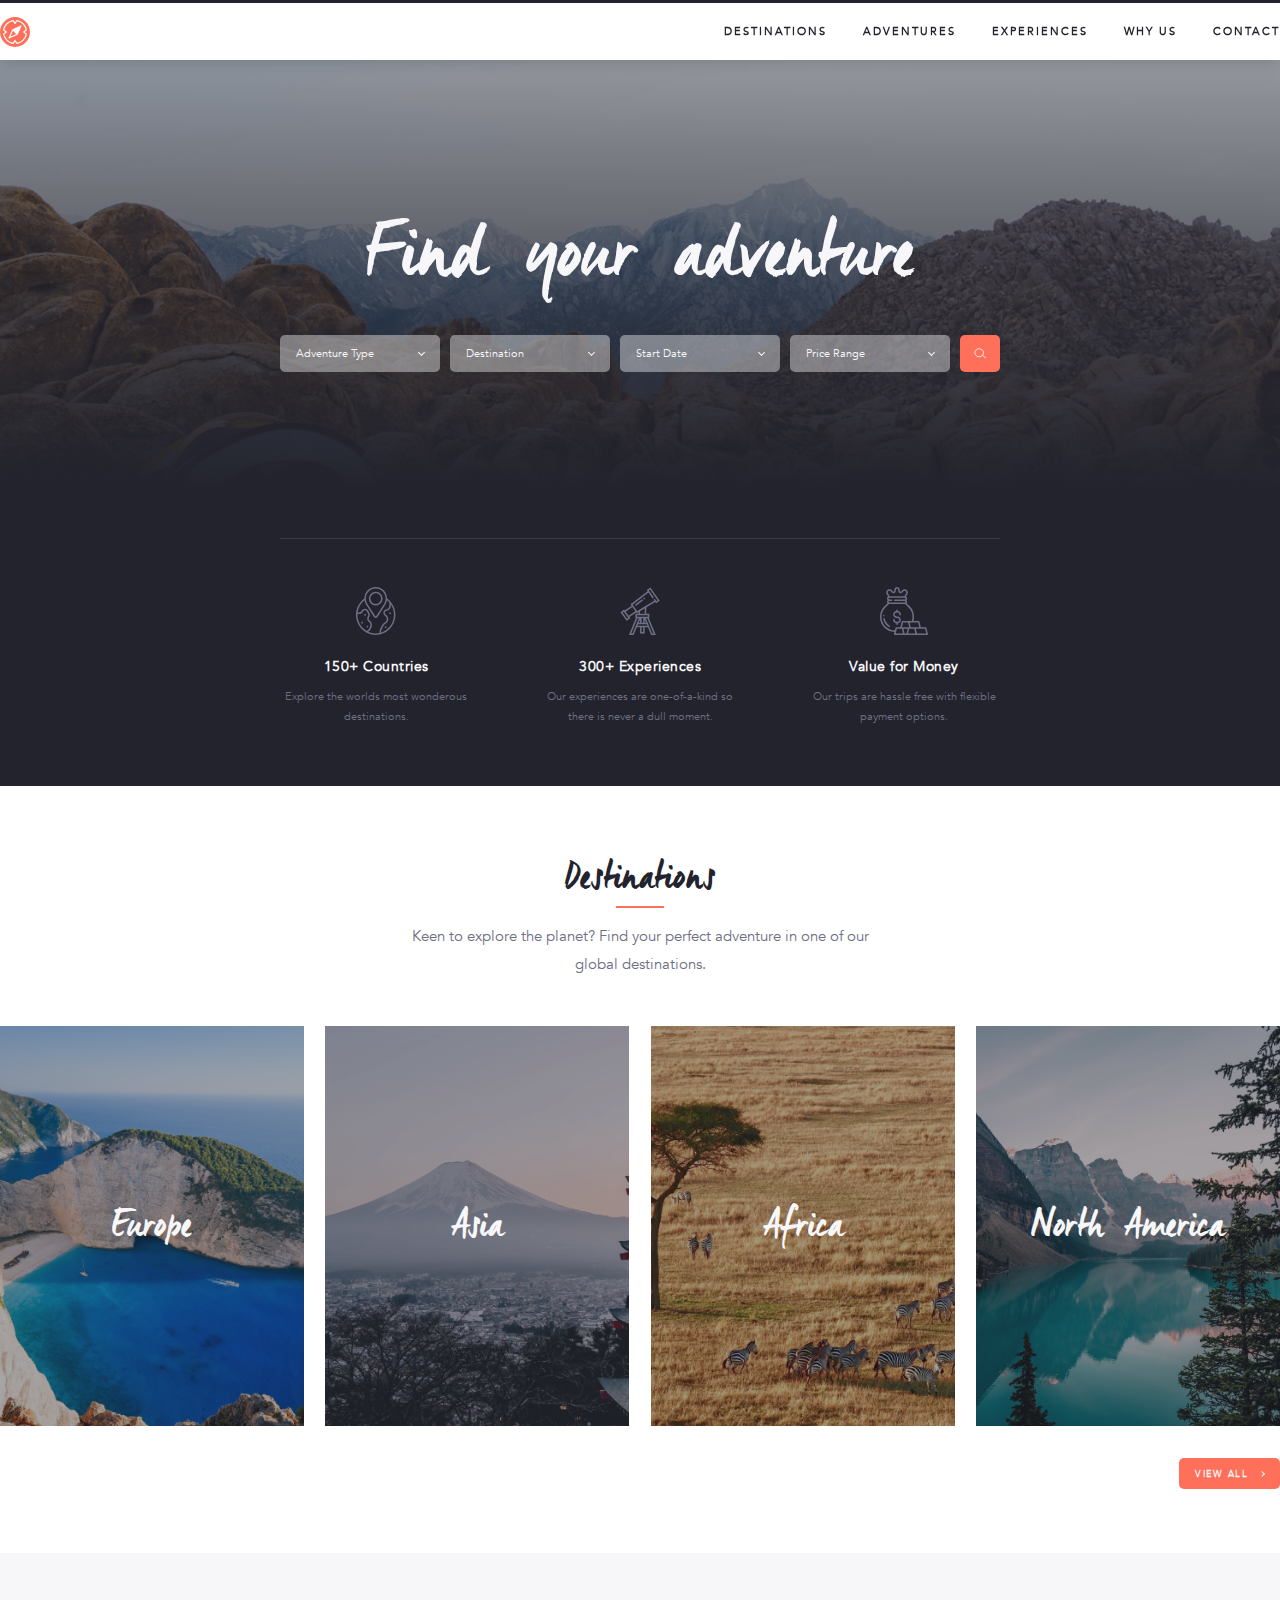
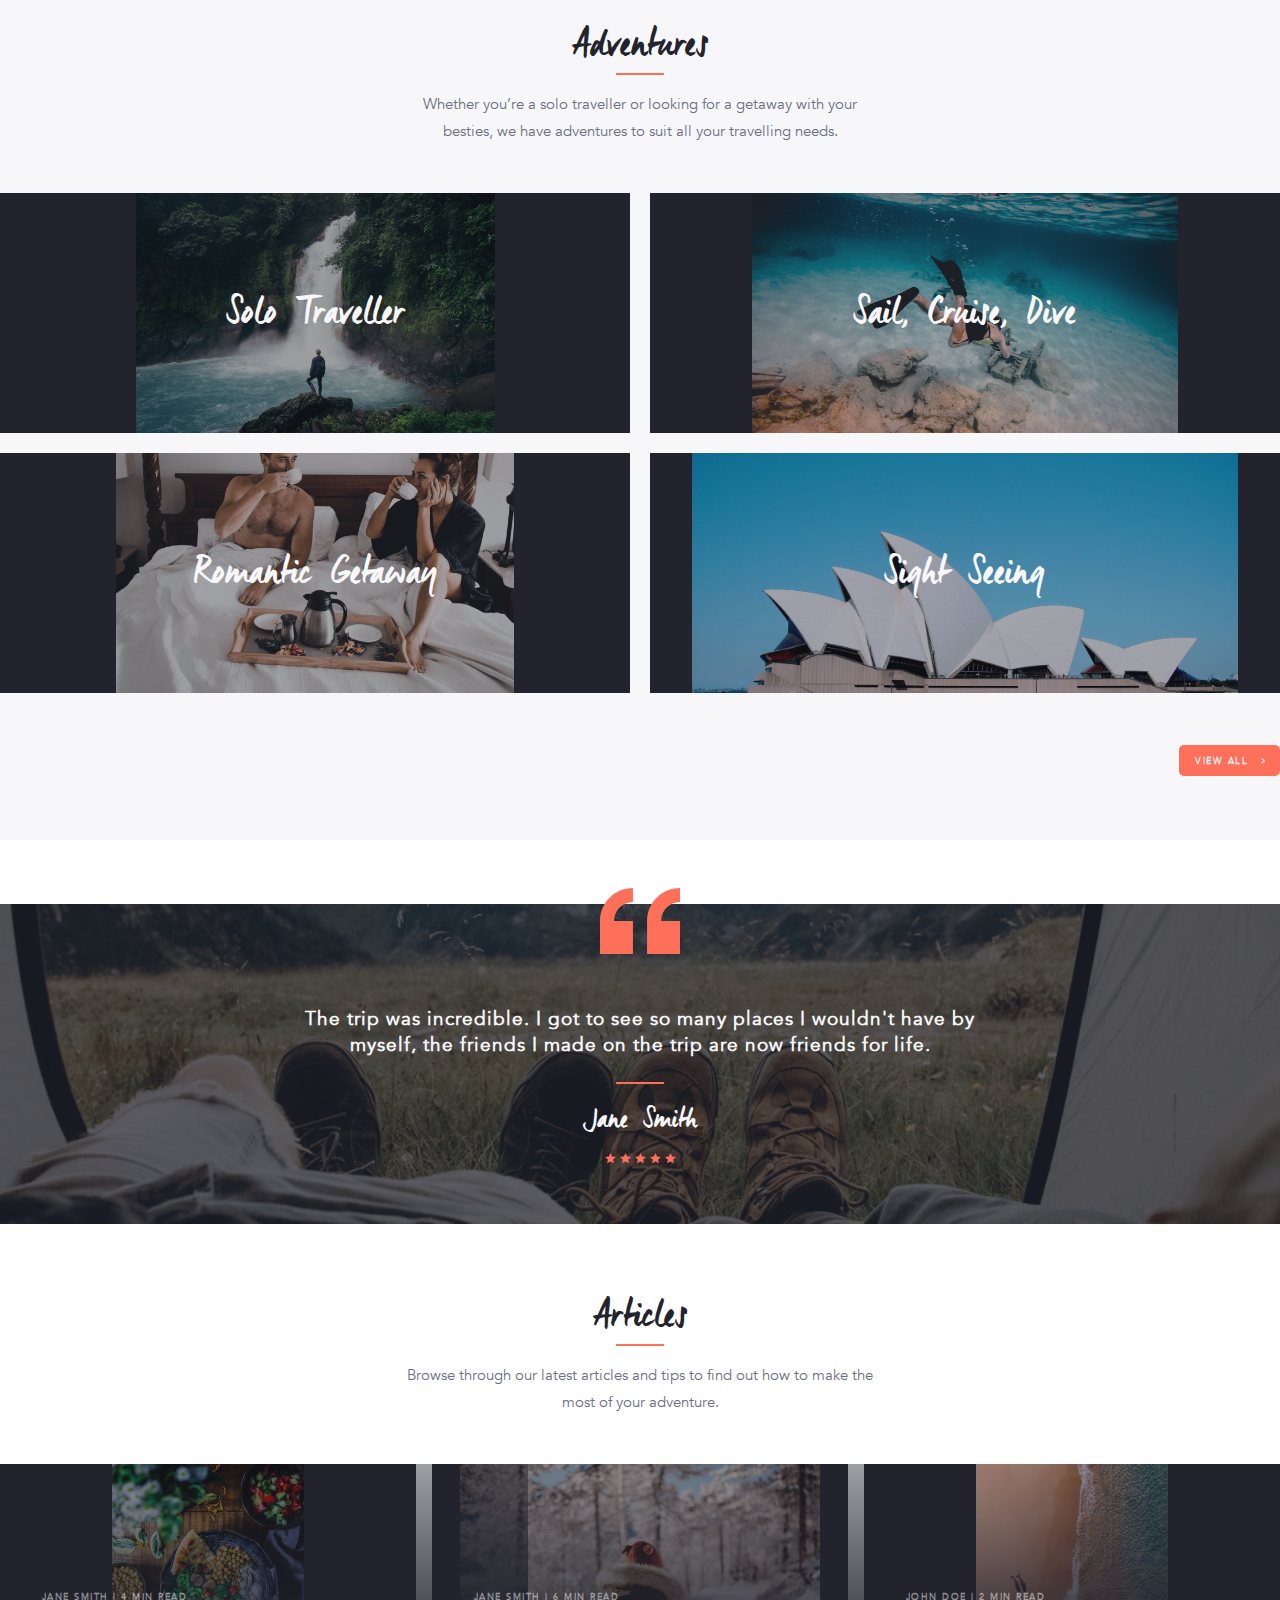
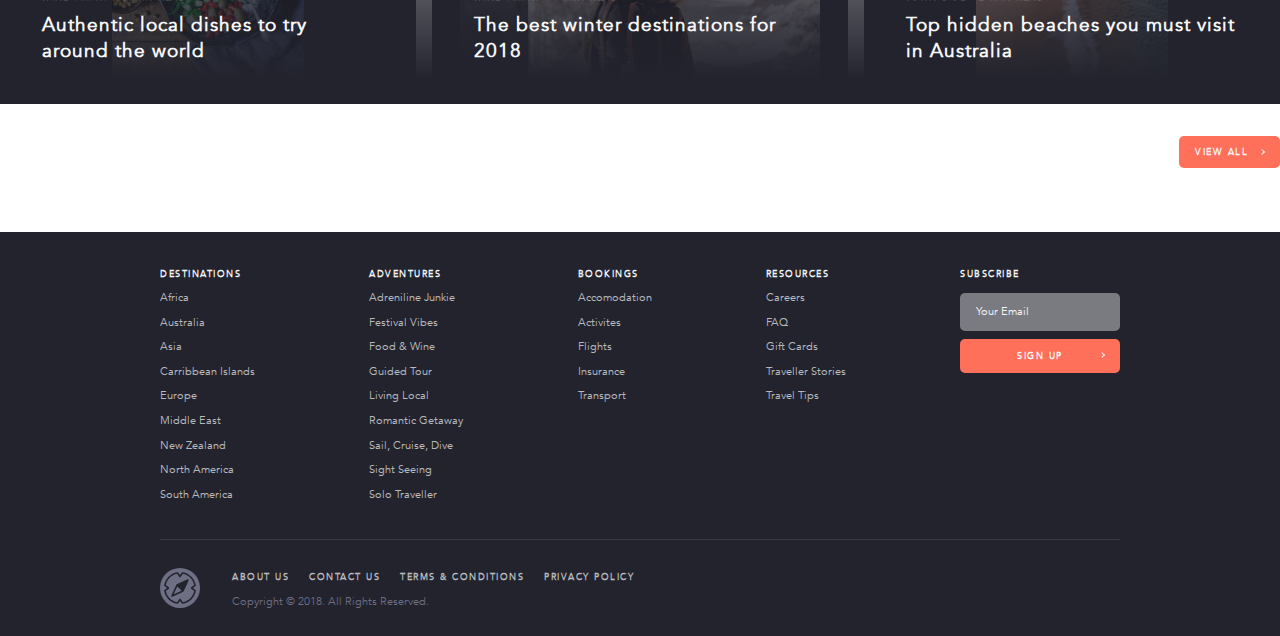
<file: index.html>
<!DOCTYPE html>
<html lang="en">
  <head>
    <meta charset="utf-8">

    <title>WhereToGo Travel</title>

    <link rel="stylesheet" href="src/css/style.css">
    <link rel="icon" href="src/images/favicon.ico" type="image/x-icon" />
  </head>

  <body id="home">

    <!--- navigation --->

    <div class="navigation">
      <div class="wide">
        <a href="index.html" class="left">
          <img src="src/images/logo.svg" alt="WhereToGo Travel">
        </a>

        <div class="right">
          <a href="destinations.html">
            Destinations
          </a>
          <a href="adventures.html">
            Adventures
          </a>
          <a href="experiences.html">
            Experiences
          </a>
          <a href="why-us.html">
            Why Us
          </a>
          <a href="contact.html">
            Contact
          </a>
        </div>

        <div class="clear"></div>
      </div>
    </div>

    <!--- opening --->

    <div class="opening">
      <div class="thin float">
        <h1>Find your adventure</h1>

        <div class="search">
          <div class="field">
            Adventure Type
          </div>
          <div class="field">
            Destination
          </div>
          <div class="field">
            Start Date
          </div>
          <div class="field">
            Price Range
          </div>
          <div class="field submit">
            <img src="src/images/search.svg" alt="">
          </div>
        </div>
      </div>
      <div class="cover">
        <div class="gradient"></div>
        <img src="src/images/home_hero.jpg" alt="">
      </div>
    </div>

    <!--- icons --->

    <div class="dark icons">
      <div class="thin">
        <div class="item">
          <img src="src/images/countries.svg" alt="150+ Countries">
          <h5>150+ Countries</h5>
          <p>Explore the worlds most wonderous destinations.</p>
        </div>

        <div class="item">
          <img src="src/images/experiences.svg" alt="300+ Experiences">
          <h5>300+ Experiences</h5>
          <p>Our experiences are one-of-a-kind so there is never a dull moment.</p>
        </div>

        <div class="item">
          <img src="src/images/money.svg" alt="Value for Money">
          <h5>Value for Money</h5>
          <p>Our trips are hassle free with flexible payment options.</p>
        </div>
      </div>
    </div>

    <!--- destinations --->

    <section>
      <div class="title">
        <h2>Destinations</h2>
        <div class="divide"></div>
        <p>Keen to explore the planet? Find your perfect adventure in one of our global destinations.</p>
      </div>
      <div class="wide">
        <div class="columns">
          <a href="destinations/europe.html">
            <div class="item">
              <h3>Europe</h3>
              <div class="cover">
                <img src="src/images/europe.jpg" alt="Europe">
              </div>
            </div>
          </a>

          <a href="destinations/asia.html">
            <div class="item">
              <h3>Asia</h3>
              <div class="cover">
                <img src="src/images/asia.jpg" alt="Asia">
              </div>
            </div>
          </a>

          <a href="destinations/africa.html">
            <div class="item">
              <h3>Africa</h3>
              <div class="cover">
                <img src="src/images/africa.jpg" alt="Africa">
              </div>
            </div>
          </a>

          <a href="destinations/north-america.html">
            <div class="item">
              <h3>North America</h3>
              <div class="cover">
                <img src="src/images/northamerica.jpg" alt="North America">
              </div>
            </div>
          </a>
        </div>

        <a href="#" class="button">View All</a>

        <div class="clear"></div>
      </div>
    </section>

    <!--- adventures --->

    <section class="light">
      <div class="title">
        <h2>Adventures</h2>
        <div class="divide"></div>
        <p>Whether you’re a solo traveller or looking for a getaway with your besties, we have adventures to suit all your travelling needs.</p>
      </div>
      <div class="wide">
        <div class="rows">
          <a href="#">
            <div class="item">
              <h3>Solo Traveller</h3>
              <div class="cover">
                <img src="src/images/solo.jpg" alt="Solo Traveller">
              </div>
            </div>
          </a>

          <a href="#">
            <div class="item">
              <h3>Sail, Cruise, Dive</h3>
              <div class="cover">
                <img src="src/images/sail.jpg" alt="Sail, Cruise, Dive">
              </div>
            </div>
          </a>

          <a href="#">
            <div class="item">
              <h3>Romantic Getaway</h3>
              <div class="cover">
                <img src="src/images/romantic.jpg" alt="Romantic Getaway">
              </div>
            </div>
          </a>

          <a href="#">
            <div class="item">
              <h3>Sight Seeing</h3>
              <div class="cover">
                <img src="src/images/sight.jpg" alt="Sight Seeing">
              </div>
            </div>
          </a>
        </div>

        <a href="#" class="button">View All</a>

        <div class="clear"></div>
      </div>
    </section>

    <!--- testimonial --->

    <div class="testimonial">
      <img src="src/images/quote.svg" class="quote">
      <div class="thin float">
        <h4>The trip was incredible. I got to see so many places I wouldn't have by myself, the friends I made on the trip are now friends for life.</h4>
        <div class="divide"></div>
        <h3>Jane Smith</h3>
        <div class="rating">
          <img src="src/images/star.svg">
          <img src="src/images/star.svg">
          <img src="src/images/star.svg">
          <img src="src/images/star.svg">
          <img src="src/images/star.svg">
        </div>
      </div>
      <div class="cover">
        <img src="src/images/testimonial1.jpg" alt="Testimonial">
      </div>
    </div>

    <!--- articles --->

    <section>
      <div class="title">
        <h2>Articles</h2>
        <div class="divide"></div>
        <p>Browse through our latest articles and tips to find out how to make the most of your adventure.</p>
      </div>
      <div class="wide">
        <div class="articles">
          <a href="#">
            <div class="item">
              <div class="details">
                <h6>Jane Smith   |   4 min read</h6>
                <h4>Authentic local dishes to try around the world</h4>
              </div>
              <div class="cover">
                <div class="gradient"></div>
                <img src="src/images/post1.jpg" alt="Authentic local dishes to try around the world">
              </div>
            </div>
          </a>

          <a href="#">
            <div class="item">
              <div class="details">
                <h6>Jane Smith   |   6 min read</h6>
                <h4>The best winter destinations for 2018</h4>
              </div>
              <div class="cover">
                <div class="gradient"></div>
                <img src="src/images/post2.jpg" alt="The best winter destinations for 2018">
              </div>
            </div>
          </a>

          <a href="#">
            <div class="item">
              <div class="details">
                <h6>John Doe   |   2 min read</h6>
                <h4>Top hidden beaches you must visit in Australia</h4>
              </div>
              <div class="cover">
                <div class="gradient"></div>
                <img src="src/images/post3.jpg" alt="Top hidden beaches you must visit in Australia">
              </div>
            </div>
          </a>
        </div>

        <a href="#" class="button">View All</a>

        <div class="clear"></div>
      </div>
    </section>

    <!--- footer --->

    <div class="footer dark">
      <div class="wrap">
        <div class="list">
          <ul class="item">
            <h6>Destinations</h6>
            <a href="destinations/africa.html">Africa</a>
            <a href="#">Australia</a>
            <a href="destinations/asia.html">Asia</a>
            <a href="#">Carribbean Islands</a>
            <a href="destinations/europe.html">Europe</a>
            <a href="#">Middle East</a>
            <a href="#">New Zealand</a>
            <a href="destinations/north-america.html">North America</a>
            <a href="#">South America</a>
          </ul>

          <ul class="item">
            <h6>Adventures</h6>
            <a href="#">Adreniline Junkie</a>
            <a href="#">Festival Vibes</a>
            <a href="#">Food & Wine</a>
            <a href="#">Guided Tour</a>
            <a href="#">Living Local</a>
            <a href="#">Romantic Getaway</a>
            <a href="#">Sail, Cruise, Dive</a>
            <a href="#">Sight Seeing</a>
            <a href="#">Solo Traveller</a>
          </ul>

          <ul class="item">
            <h6>Bookings</h6>
            <a href="#">Accomodation</a>
            <a href="#">Activites</a>
            <a href="#">Flights</a>
            <a href="#">Insurance</a>
            <a href="#">Transport</a>
          </ul>

          <ul class="item">
            <h6>Resources</h6>
            <a href="#">Careers</a>
            <a href="#">FAQ</a>
            <a href="#">Gift Cards</a>
            <a href="#">Traveller Stories</a>
            <a href="#">Travel Tips</a>
          </ul>

          <div class="item">
            <h6>Subscribe</h6>
            <div class="search">
              <div class="field">
                Your Email
              </div>
            </div>
            <a href="#" class="button">Sign up</a>
          </div>
        </div>
        <div class="bottom">
          <img src="src/images/logo_footer.svg" alt="WhereToGo Travel">
          <div class="item">
            <h6><a href="why-us.html">About Us</a></h6>
            <h6><a href="contact.html">Contact Us</a></h6>
            <h6><a href="#">Terms & Conditions</a></h6>
            <h6><a href="#">Privacy Policy</a></h6>
            <br>
            <p>Copyright © 2018. All Rights Reserved.</p>
          </div>
        </div>
      </div>
    </div>

  </body>
</html>
</file>
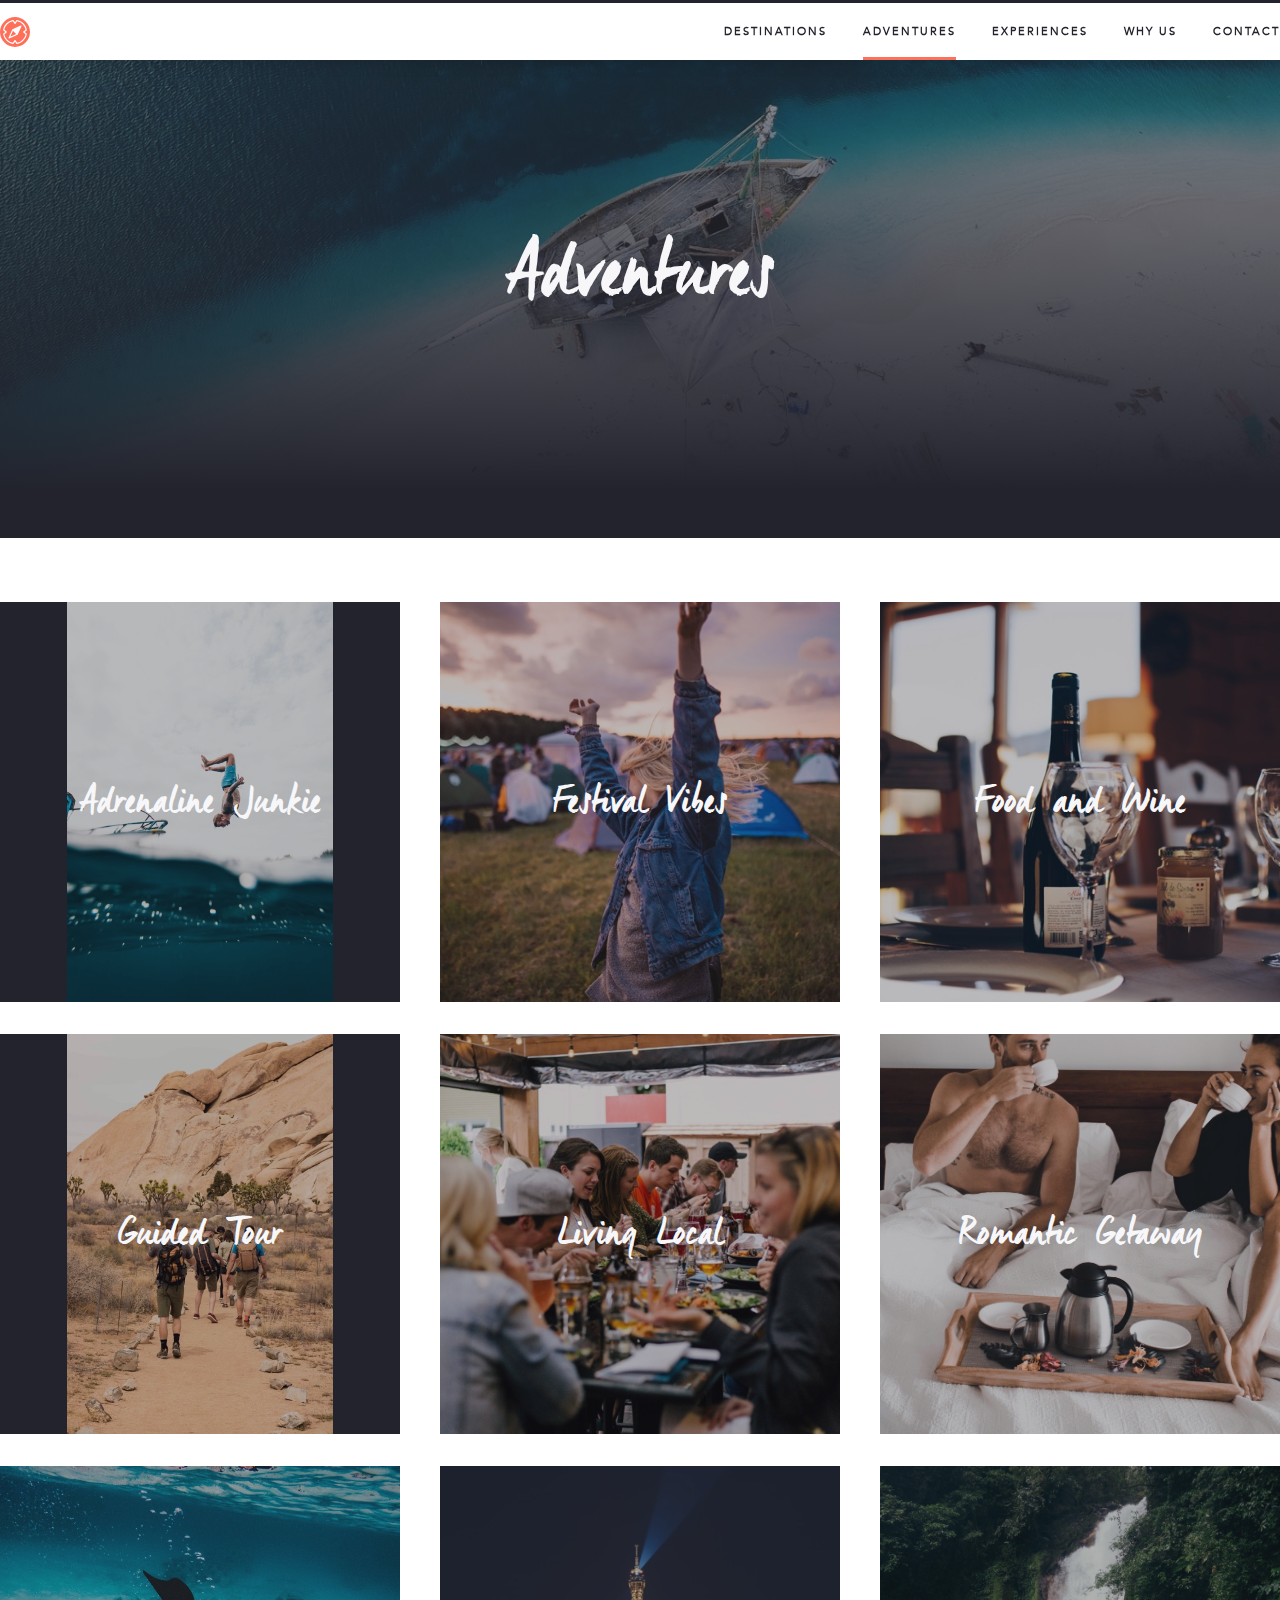
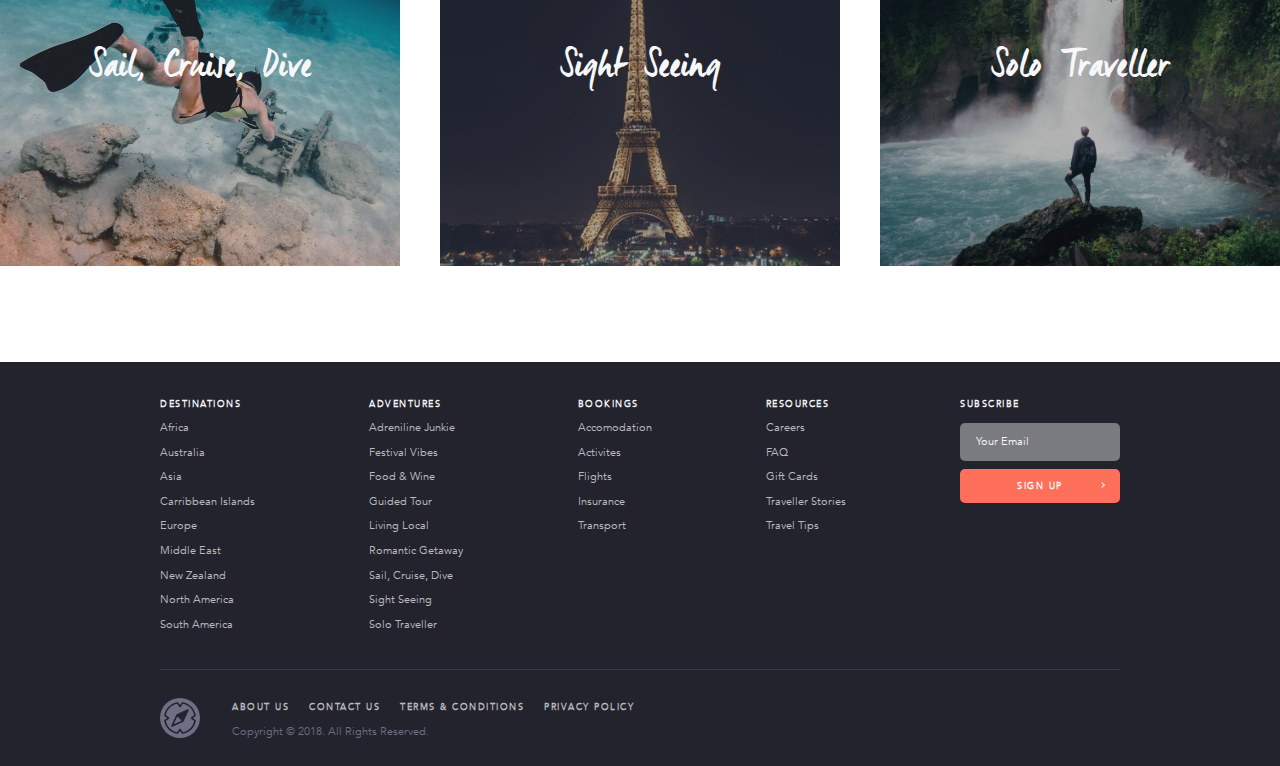
<file: adventures.html>
<!DOCTYPE html>
<html lang="en">
  <head>
    <meta charset="utf-8">

    <title>Adventures | WhereToGo Travel</title>

    <link rel="stylesheet" href="src/css/style.css">
    <link rel="icon" href="src/images/favicon.ico" type="image/x-icon" />
  </head>

  <body id="adventures">

    <!--- navigation --->

    <div class="navigation">
      <div class="wide">
        <a href="index.html" class="left">
          <img src="src/images/logo.svg" alt="WhereToGo Travel">
        </a>

        <div class="right">
          <a href="destinations.html">
            Destinations
          </a>
          <a href="adventures.html" class="current">
            Adventures
          </a>
          <a href="experiences.html">
            Experiences
          </a>
          <a href="why-us.html">
            Why Us
          </a>
          <a href="contact.html">
            Contact
          </a>
        </div>

        <div class="clear"></div>
      </div>
    </div>

    <!--- opening --->

    <div class="opening">
      <div class="thin float">
        <h1>Adventures</h1>
      </div>
      <div class="cover">
        <div class="gradient"></div>
        <img src="src/images/adventure_hero.jpg" alt="">
      </div>
    </div>


    <!--- destinations --->

    <section>
      <div class="wide">
        <div class="squares">
          <a href="#">
            <div class="item">
              <h3>Adrenaline Junkie</h3>
              <div class="cover">
                <img src="src/images/adrenaline.jpg" alt="Adreniline Junkie">
              </div>
            </div>
          </a>

          <a href="#">
            <div class="item">
              <h3>Festival Vibes</h3>
              <div class="cover">
                <img src="src/images/festival.jpg" alt="Festival Vibes">
              </div>
            </div>
          </a>

          <a href="#">
            <div class="item">
              <h3>Food and Wine</h3>
              <div class="cover">
                <img src="src/images/foodwine.jpg" alt="Food and Wine">
              </div>
            </div>
          </a>

          <a href="#">
            <div class="item">
              <h3>Guided Tour</h3>
              <div class="cover">
                <img src="src/images/guidedtour.jpg" alt="Guided Tour">
              </div>
            </div>
          </a>

          <a href="#">
            <div class="item">
              <h3>Living Local</h3>
              <div class="cover">
                <img src="src/images/local.jpg" alt="Living Local">
              </div>
            </div>
          </a>

          <a href="#">
            <div class="item">
              <h3>Romantic Getaway</h3>
              <div class="cover">
                <img src="src/images/romantic.jpg" alt="Romantic Getaway">
              </div>
            </div>
          </a>

          <a href="#">
            <div class="item">
              <h3>Sail, Cruise, Dive</h3>
              <div class="cover">
                <img src="src/images/sail.jpg" alt="Sail, Cruise, Dive">
              </div>
            </div>
          </a>

          <a href="#">
            <div class="item">
              <h3>Sight Seeing</h3>
              <div class="cover">
                <img src="src/images/sight2.jpg" alt="Sight Seeing">
              </div>
            </div>
          </a>

          <a href="#">
            <div class="item">
              <h3>Solo Traveller</h3>
              <div class="cover">
                <img src="src/images/solo.jpg" alt="Solo Traveller">
              </div>
            </div>
          </a>
        </div>

        <div class="clear"></div>
      </div>
    </section>

    <!--- footer --->

    <div class="footer dark">
      <div class="wrap">
        <div class="list">
          <ul class="item">
            <h6>Destinations</h6>
            <a href="destinations/africa.html">Africa</a>
            <a href="#">Australia</a>
            <a href="destinations/asia.html">Asia</a>
            <a href="#">Carribbean Islands</a>
            <a href="destinations/europe.html">Europe</a>
            <a href="#">Middle East</a>
            <a href="#">New Zealand</a>
            <a href="destinations/north-america.html">North America</a>
            <a href="#">South America</a>
          </ul>

          <ul class="item">
            <h6>Adventures</h6>
            <a href="#">Adreniline Junkie</a>
            <a href="#">Festival Vibes</a>
            <a href="#">Food & Wine</a>
            <a href="#">Guided Tour</a>
            <a href="#">Living Local</a>
            <a href="#">Romantic Getaway</a>
            <a href="#">Sail, Cruise, Dive</a>
            <a href="#">Sight Seeing</a>
            <a href="#">Solo Traveller</a>
          </ul>

          <ul class="item">
            <h6>Bookings</h6>
            <a href="#">Accomodation</a>
            <a href="#">Activites</a>
            <a href="#">Flights</a>
            <a href="#">Insurance</a>
            <a href="#">Transport</a>
          </ul>

          <ul class="item">
            <h6>Resources</h6>
            <a href="#">Careers</a>
            <a href="#">FAQ</a>
            <a href="#">Gift Cards</a>
            <a href="#">Traveller Stories</a>
            <a href="#">Travel Tips</a>
          </ul>

          <div class="item">
            <h6>Subscribe</h6>
            <div class="search">
              <div class="field">
                Your Email
              </div>
            </div>
            <a href="#" class="button">Sign up</a>
          </div>
        </div>
        <div class="bottom">
          <img src="src/images/logo_footer.svg" alt="WhereToGo Travel">
          <div class="item">
            <h6><a href="why-us.html">About Us</a></h6>
            <h6><a href="contact.html">Contact Us</a></h6>
            <h6><a href="#">Terms & Conditions</a></h6>
            <h6><a href="#">Privacy Policy</a></h6>
            <br>
            <p>Copyright © 2018. All Rights Reserved.</p>
          </div>
        </div>
      </div>
    </div>

  </body>
</html>
</file>
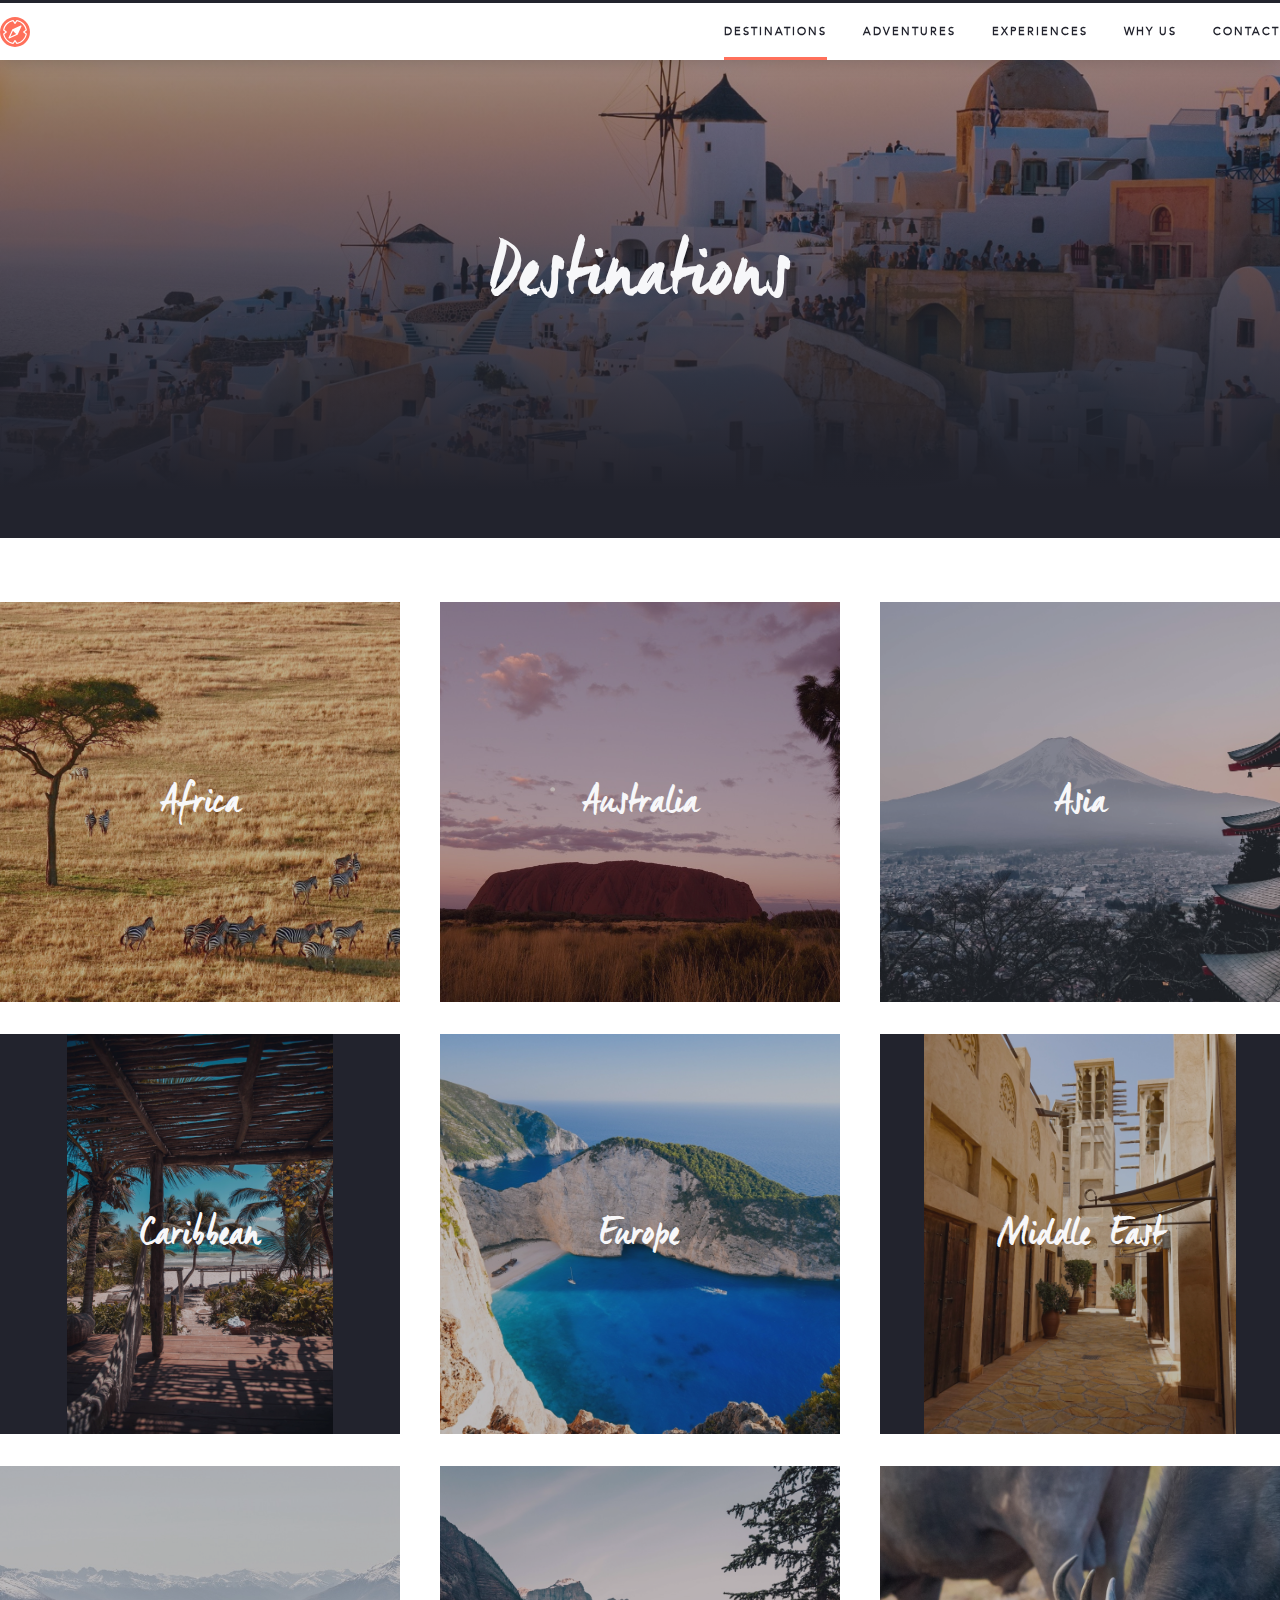
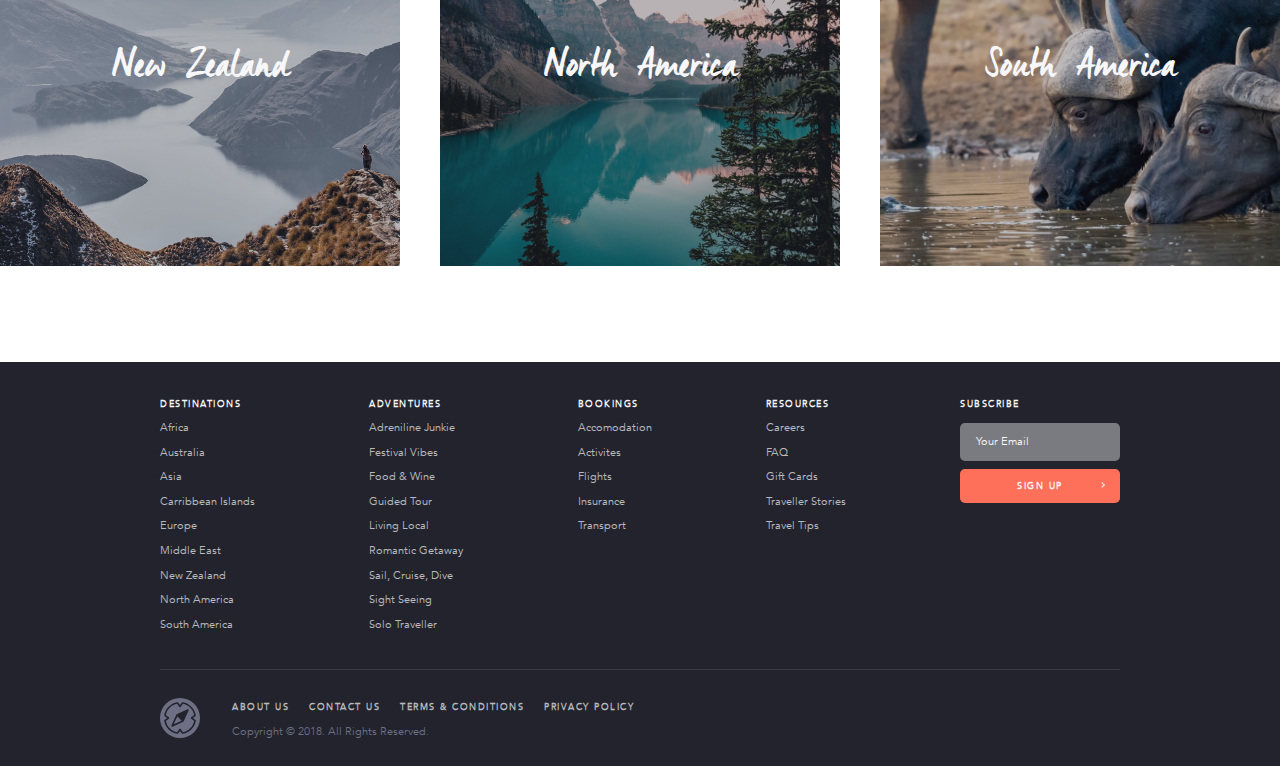
<file: destinations.html>
<!DOCTYPE html>
<html lang="en">
  <head>
    <meta charset="utf-8">

    <title>Destinations | WhereToGo Travel</title>

    <link rel="stylesheet" href="src/css/style.css">
    <link rel="icon" href="src/images/favicon.ico" type="image/x-icon" />
  </head>

  <body id="destinations">

    <!--- navigation --->

    <div class="navigation">
      <div class="wide">
        <a href="index.html" class="left">
          <img src="src/images/logo.svg" alt="WhereToGo Travel">
        </a>

        <div class="right">
          <a href="destinations.html" class="current">
            Destinations
          </a>
          <a href="adventures.html">
            Adventures
          </a>
          <a href="experiences.html">
            Experiences
          </a>
          <a href="why-us.html">
            Why Us
          </a>
          <a href="contact.html">
            Contact
          </a>
        </div>

        <div class="clear"></div>
      </div>
    </div>

    <!--- opening --->

    <div class="opening">
      <div class="thin float">
        <h1>Destinations</h1>
      </div>
      <div class="cover">
        <div class="gradient"></div>
        <img src="src/images/destinations_hero.jpg" alt="">
      </div>
    </div>


    <!--- destinations --->

    <section>
      <div class="wide">
        <div class="squares">
          <a href="#">
            <div class="item">
              <h3>Africa</h3>
              <div class="cover">
                <img src="src/images/africa.jpg" alt="Africa">
              </div>
            </div>
          </a>

          <a href="#">
            <div class="item">
              <h3>Australia</h3>
              <div class="cover">
                <img src="src/images/australia.jpg" alt="Australia">
              </div>
            </div>
          </a>

          <a href="#">
            <div class="item">
              <h3>Asia</h3>
              <div class="cover">
                <img src="src/images/asia.jpg" alt="Asia">
              </div>
            </div>
          </a>

          <a href="#">
            <div class="item">
              <h3>Caribbean</h3>
              <div class="cover">
                <img src="src/images/caribbean.jpg" alt="Caribbean">
              </div>
            </div>
          </a>

          <a href="#">
            <div class="item">
              <h3>Europe</h3>
              <div class="cover">
                <img src="src/images/europe.jpg" alt="Europe">
              </div>
            </div>
          </a>

          <a href="#">
            <div class="item">
              <h3>Middle East</h3>
              <div class="cover">
                <img src="src/images/middleeast.jpg" alt="Middle East">
              </div>
            </div>
          </a>

          <a href="#">
            <div class="item">
              <h3>New Zealand</h3>
              <div class="cover">
                <img src="src/images/newzealand.jpg" alt="New Zealand">
              </div>
            </div>
          </a>

          <a href="destinations/north-america.html">
            <div class="item">
              <h3>North America</h3>
              <div class="cover">
                <img src="src/images/northamerica.jpg" alt="North America">
              </div>
            </div>
          </a>

          <a href="#">
            <div class="item">
              <h3>South America</h3>
              <div class="cover">
                <img src="src/images/southamerica.jpg" alt="South America">
              </div>
            </div>
          </a>
        </div>

        <div class="clear"></div>
      </div>
    </section>

    <!--- footer --->

    <div class="footer dark">
      <div class="wrap">
        <div class="list">
          <ul class="item">
            <h6>Destinations</h6>
            <a href="destinations/africa.html">Africa</a>
            <a href="#">Australia</a>
            <a href="destinations/asia.html">Asia</a>
            <a href="#">Carribbean Islands</a>
            <a href="destinations/europe.html">Europe</a>
            <a href="#">Middle East</a>
            <a href="#">New Zealand</a>
            <a href="destinations/north-america.html">North America</a>
            <a href="#">South America</a>
          </ul>

          <ul class="item">
            <h6>Adventures</h6>
            <a href="#">Adreniline Junkie</a>
            <a href="#">Festival Vibes</a>
            <a href="#">Food & Wine</a>
            <a href="#">Guided Tour</a>
            <a href="#">Living Local</a>
            <a href="#">Romantic Getaway</a>
            <a href="#">Sail, Cruise, Dive</a>
            <a href="#">Sight Seeing</a>
            <a href="#">Solo Traveller</a>
          </ul>

          <ul class="item">
            <h6>Bookings</h6>
            <a href="#">Accomodation</a>
            <a href="#">Activites</a>
            <a href="#">Flights</a>
            <a href="#">Insurance</a>
            <a href="#">Transport</a>
          </ul>

          <ul class="item">
            <h6>Resources</h6>
            <a href="#">Careers</a>
            <a href="#">FAQ</a>
            <a href="#">Gift Cards</a>
            <a href="#">Traveller Stories</a>
            <a href="#">Travel Tips</a>
          </ul>

          <div class="item">
            <h6>Subscribe</h6>
            <div class="search">
              <div class="field">
                Your Email
              </div>
            </div>
            <a href="#" class="button">Sign up</a>
          </div>
        </div>
        <div class="bottom">
          <img src="src/images/logo_footer.svg" alt="WhereToGo Travel">
          <div class="item">
            <h6><a href="why-us.html">About Us</a></h6>
            <h6><a href="contact.html">Contact Us</a></h6>
            <h6><a href="#">Terms & Conditions</a></h6>
            <h6><a href="#">Privacy Policy</a></h6>
            <br>
            <p>Copyright © 2018. All Rights Reserved.</p>
          </div>
        </div>
      </div>
    </div>

  </body>
</html>
</file>
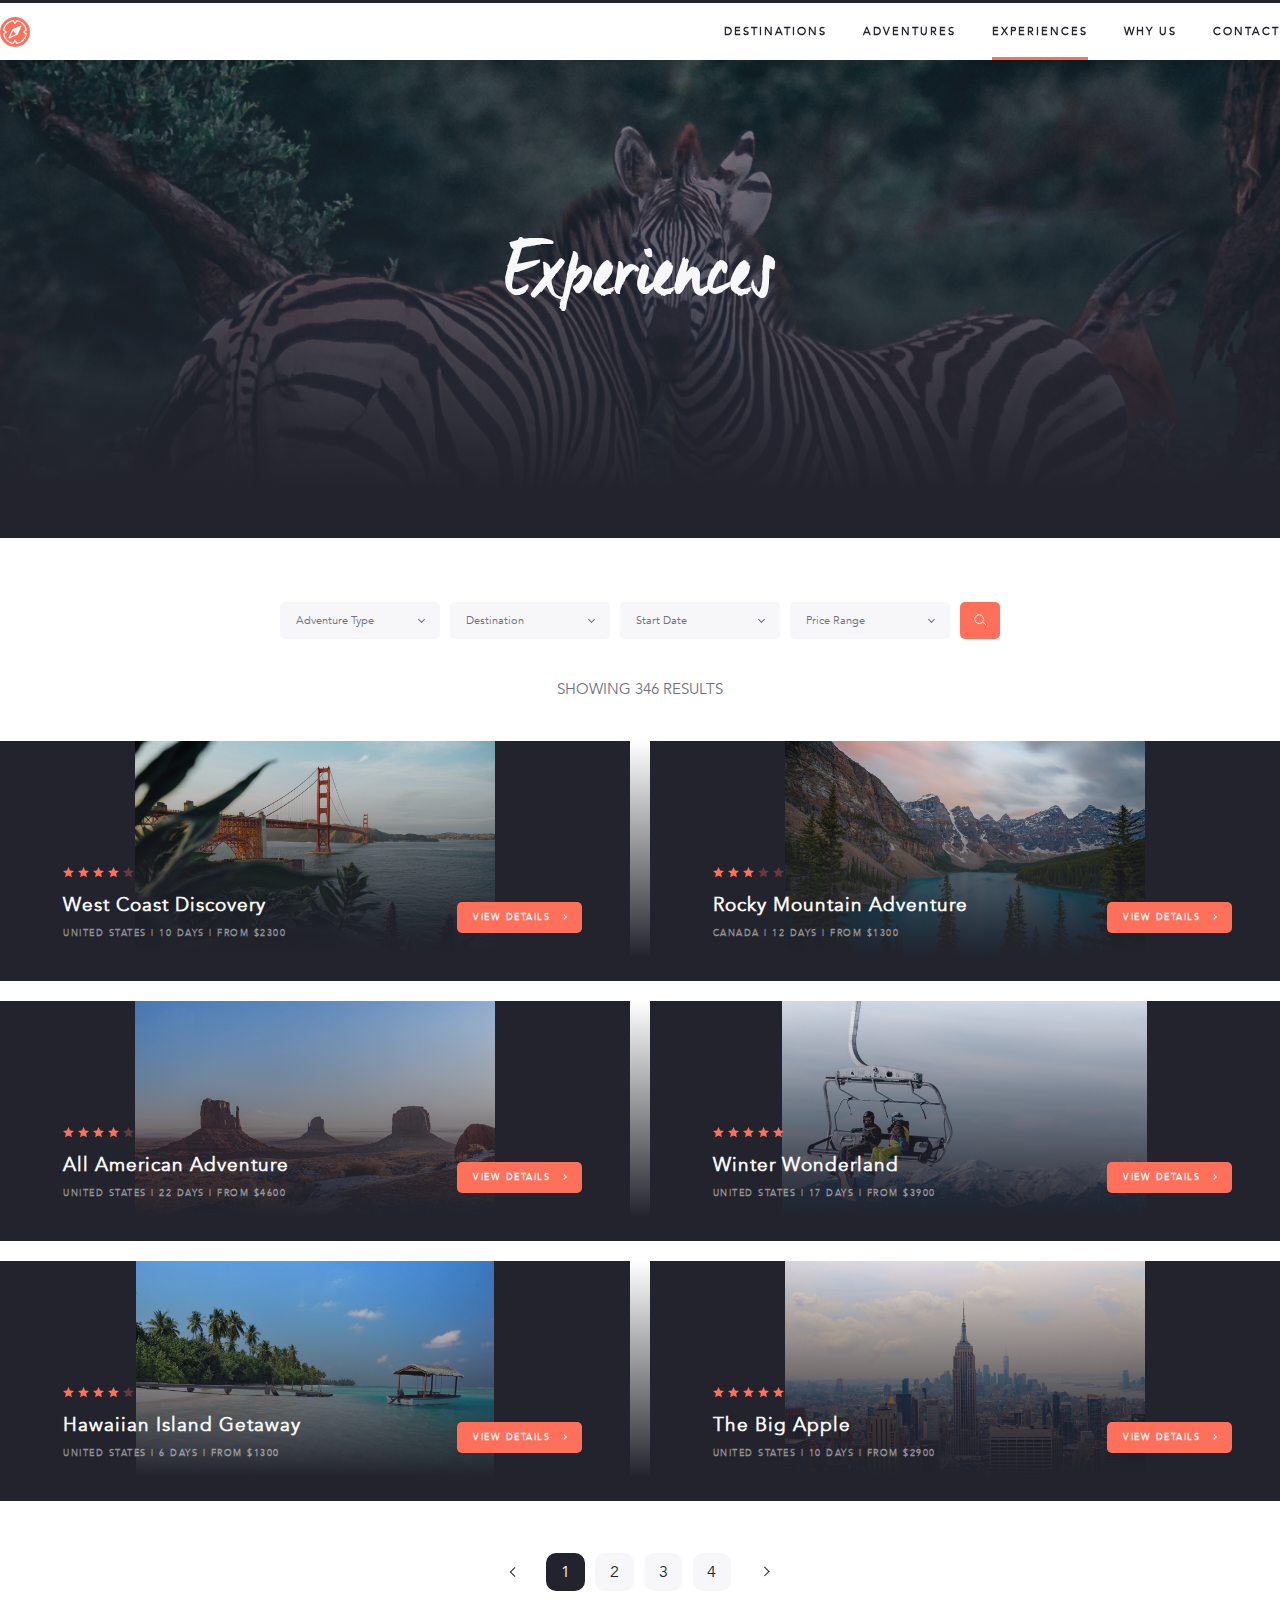
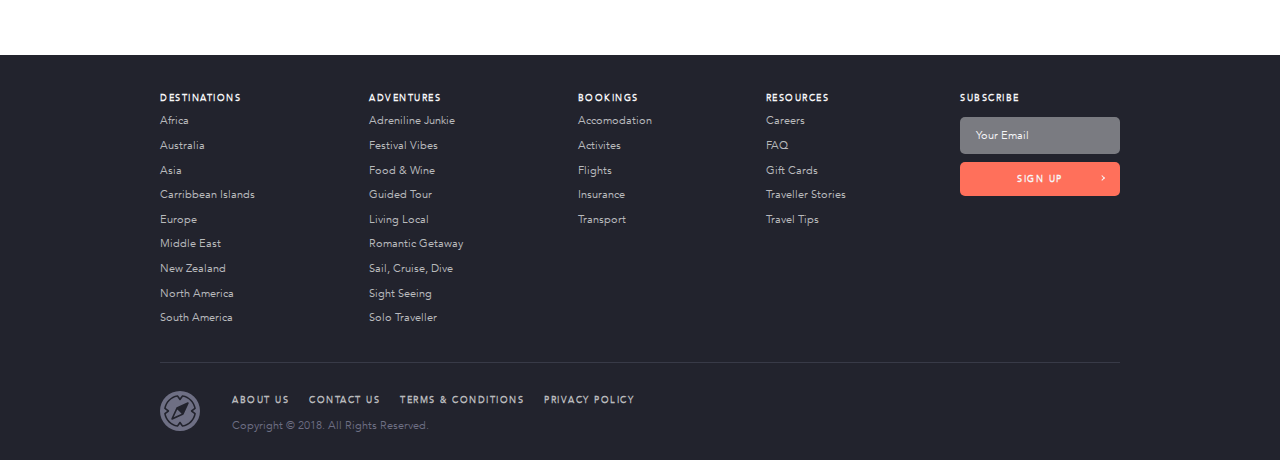
<file: experiences.html>
<!DOCTYPE html>
<html lang="en">
  <head>
    <meta charset="utf-8">

    <title>Experiences | WhereToGo Travel</title>

    <link rel="stylesheet" href="src/css/style.css">
    <link rel="icon" href="src/images/favicon.ico" type="image/x-icon" />
  </head>

  <body id="experiences">

    <!--- navigation --->

    <div class="navigation">
      <div class="wide">
        <a href="index.html" class="left">
          <img src="src/images/logo.svg" alt="WhereToGo Travel">
        </a>

        <div class="right">
          <a href="destinations.html">
            Destinations
          </a>
          <a href="adventures.html">
            Adventures
          </a>
          <a href="experiences.html" class="current">
            Experiences
          </a>
          <a href="why-us.html">
            Why Us
          </a>
          <a href="contact.html">
            Contact
          </a>
        </div>

        <div class="clear"></div>
      </div>
    </div>

    <!--- opening --->

    <div class="opening">
      <div class="thin float">
        <h1>Experiences</h1>
      </div>
      <div class="cover">
        <div class="gradient"></div>
        <img src="src/images/experiences_hero.jpg" alt="">
      </div>
    </div>

    <!--- search --->

    <section>
      <div class="thin">
        <div class="search basic">
          <div class="field">
            Adventure Type
          </div>
          <div class="field">
            Destination
          </div>
          <div class="field">
            Start Date
          </div>
          <div class="field">
            Price Range
          </div>
          <div class="field submit">
            <img src="src/images/search.svg" alt="">
          </div>
        </div>
        <br>
        <p style="text-align: center;"><strong>SHOWING 346 RESULTS</strong></p>
        <br>
      </div>

    <!--- experiences --->

      <div class="wide">
        <div class="rows">
          <div class="item product">
            <div class="details">
              <div class="rating">
                <img src="src/images/star.svg">
                <img src="src/images/star.svg">
                <img src="src/images/star.svg">
                <img src="src/images/star.svg">
                <img src="src/images/star.svg" style="opacity: 0.3 !important;">
              </div>
              <h4>West Coast Discovery</h4>
              <h6>United States   |   10 Days   |   From $2300</h6>
            </div>

            <a href="#" class="button">View Details</a>

            <div class="cover">
              <div class="gradient"></div>
              <img src="src/images/ex1.jpg" alt="West Coast Discovery">
            </div>
          </div>

          <div class="item product">
            <div class="details">
              <div class="rating">
                <img src="src/images/star.svg">
                <img src="src/images/star.svg">
                <img src="src/images/star.svg">
                <img src="src/images/star.svg" style="opacity: 0.3 !important;">
                <img src="src/images/star.svg" style="opacity: 0.3 !important;">
              </div>
              <h4>Rocky Mountain Adventure</h4>
              <h6>Canada   |   12 Days   |   From $1300</h6>
            </div>

            <a href="#" class="button">View Details</a>

            <div class="cover">
              <div class="gradient"></div>
              <img src="src/images/ex2.jpg" alt="Rocky Mountain Adventure">
            </div>
          </div>

          <div class="item product">
            <div class="details">
              <div class="rating">
                <img src="src/images/star.svg">
                <img src="src/images/star.svg">
                <img src="src/images/star.svg">
                <img src="src/images/star.svg">
                <img src="src/images/star.svg" style="opacity: 0.3 !important;">
              </div>
              <h4>All American Adventure</h4>
              <h6>United States   |   22 Days   |   From $4600</h6>
            </div>

            <a href="#" class="button">View Details</a>

            <div class="cover">
              <div class="gradient"></div>
              <img src="src/images/ex3.jpg" alt="All American Adventure">
            </div>
          </div>

          <div class="item product">
            <div class="details">
              <div class="rating">
                <img src="src/images/star.svg">
                <img src="src/images/star.svg">
                <img src="src/images/star.svg">
                <img src="src/images/star.svg">
                <img src="src/images/star.svg">
              </div>
              <h4>Winter Wonderland</h4>
              <h6>United States   |   17 Days   |   From $3900</h6>
            </div>

            <a href="#" class="button">View Details</a>

            <div class="cover">
              <div class="gradient"></div>
              <img src="src/images/ex4.jpg" alt="Winter Wonderland">
            </div>
          </div>

          <div class="item product">
            <div class="details">
              <div class="rating">
                <img src="src/images/star.svg">
                <img src="src/images/star.svg">
                <img src="src/images/star.svg">
                <img src="src/images/star.svg">
                <img src="src/images/star.svg" style="opacity: 0.3 !important;">
              </div>
              <h4>Hawaiian Island Getaway</h4>
              <h6>United States   |   6 Days   |   From $1300</h6>
            </div>

            <a href="#" class="button">View Details</a>

            <div class="cover">
              <div class="gradient"></div>
              <img src="src/images/ex5.jpg" alt="Hawaiian Island Getaway">
            </div>
          </div>

          <div class="item product">
            <div class="details">
              <div class="rating">
                <img src="src/images/star.svg">
                <img src="src/images/star.svg">
                <img src="src/images/star.svg">
                <img src="src/images/star.svg">
                <img src="src/images/star.svg">
              </div>
              <h4>The Big Apple</h4>
              <h6>United States   |   10 Days   |   From $2900</h6>
            </div>

            <a href="#" class="button">View Details</a>

            <div class="cover">
              <div class="gradient"></div>
              <img src="src/images/ex6.jpg" alt="The Big Apple">
            </div>
          </div>
        </div>
        <div class="pagination">
          <div class="page active">1</div>
          <div class="page">2</div>
          <div class="page">3</div>
          <div class="page">4</div>
        </div>
      </div>
    </section>

    <!--- footer --->

    <div class="footer dark">
      <div class="wrap">
        <div class="list">
          <ul class="item">
            <h6>Destinations</h6>
            <a href="destinations/africa.html">Africa</a>
            <a href="#">Australia</a>
            <a href="destinations/asia.html">Asia</a>
            <a href="#">Carribbean Islands</a>
            <a href="destinations/europe.html">Europe</a>
            <a href="#">Middle East</a>
            <a href="#">New Zealand</a>
            <a href="destinations/north-america.html">North America</a>
            <a href="#">South America</a>
          </ul>

          <ul class="item">
            <h6>Adventures</h6>
            <a href="#">Adreniline Junkie</a>
            <a href="#">Festival Vibes</a>
            <a href="#">Food & Wine</a>
            <a href="#">Guided Tour</a>
            <a href="#">Living Local</a>
            <a href="#">Romantic Getaway</a>
            <a href="#">Sail, Cruise, Dive</a>
            <a href="#">Sight Seeing</a>
            <a href="#">Solo Traveller</a>
          </ul>

          <ul class="item">
            <h6>Bookings</h6>
            <a href="#">Accomodation</a>
            <a href="#">Activites</a>
            <a href="#">Flights</a>
            <a href="#">Insurance</a>
            <a href="#">Transport</a>
          </ul>

          <ul class="item">
            <h6>Resources</h6>
            <a href="#">Careers</a>
            <a href="#">FAQ</a>
            <a href="#">Gift Cards</a>
            <a href="#">Traveller Stories</a>
            <a href="#">Travel Tips</a>
          </ul>

          <div class="item">
            <h6>Subscribe</h6>
            <div class="search">
              <div class="field">
                Your Email
              </div>
            </div>
            <a href="#" class="button">Sign up</a>
          </div>
        </div>
        <div class="bottom">
          <img src="src/images/logo_footer.svg" alt="WhereToGo Travel">
          <div class="item">
            <h6><a href="why-us.html">About Us</a></h6>
            <h6><a href="contact.html">Contact Us</a></h6>
            <h6><a href="#">Terms & Conditions</a></h6>
            <h6><a href="#">Privacy Policy</a></h6>
            <br>
            <p>Copyright © 2018. All Rights Reserved.</p>
          </div>
        </div>
      </div>
    </div>

  </body>
</html>
</file>
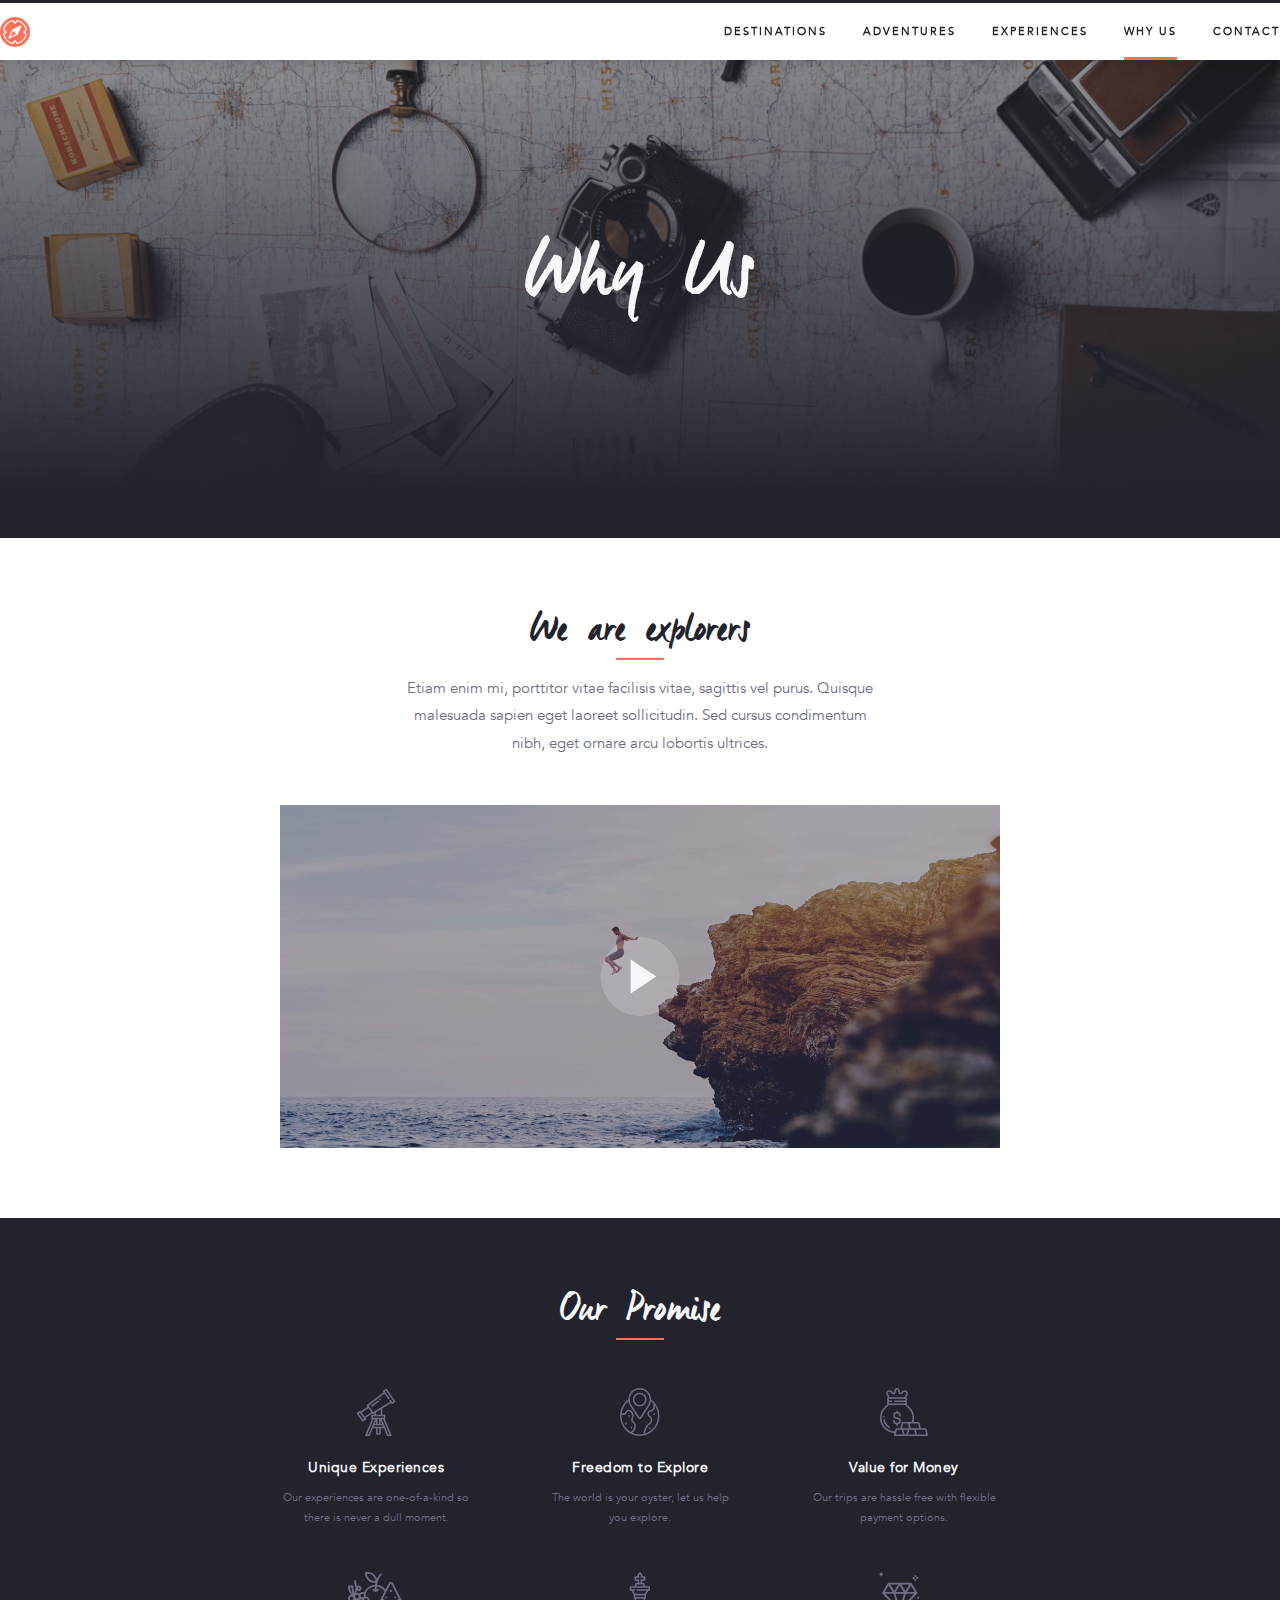
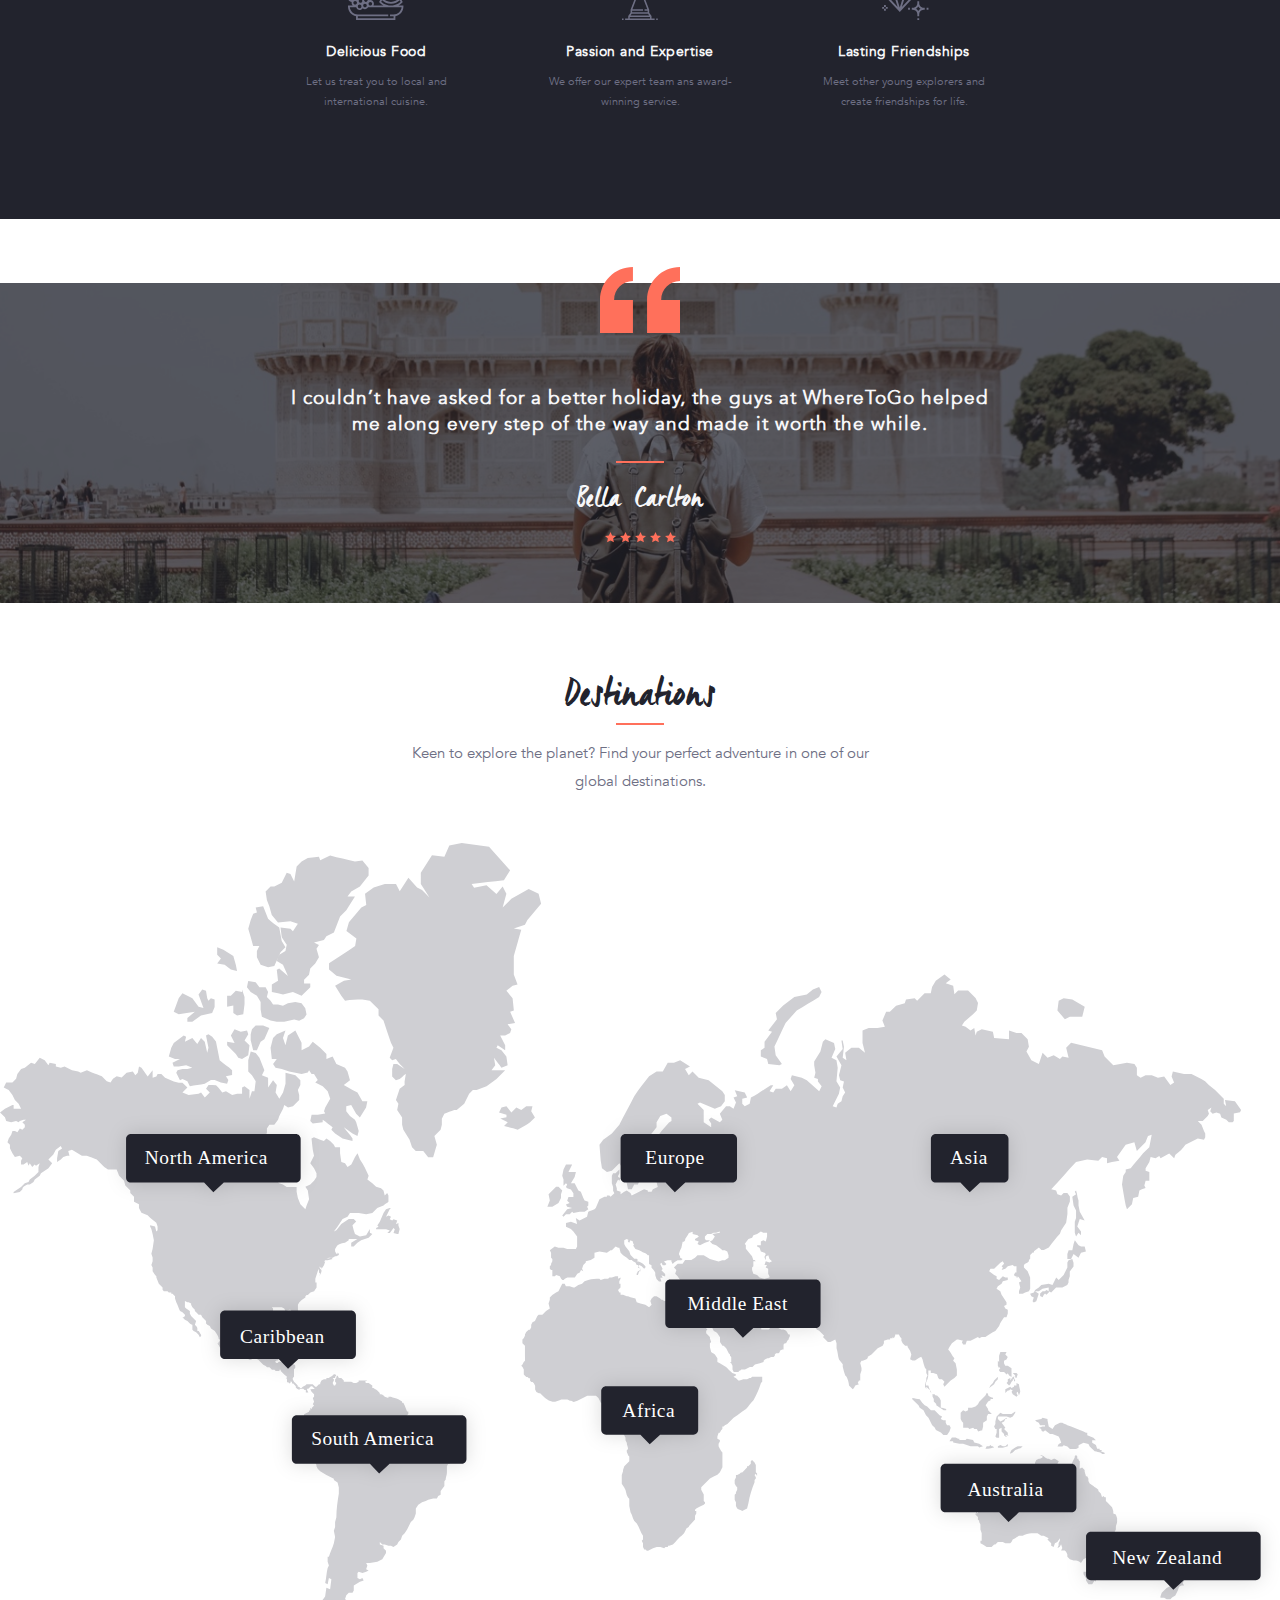
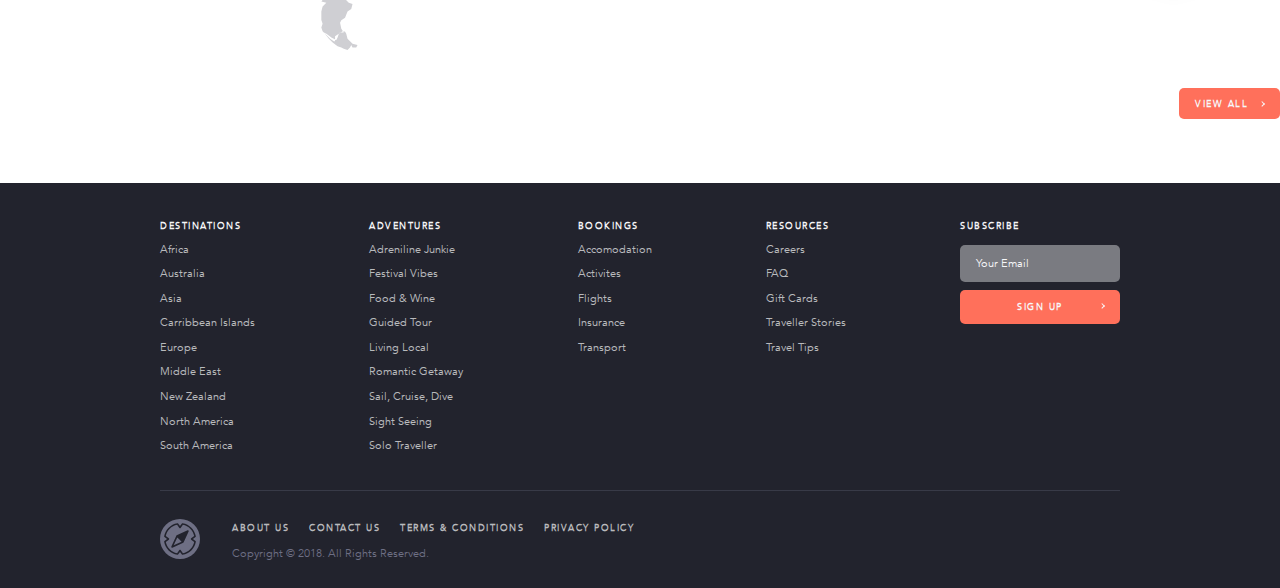
<file: why-us.html>
<!DOCTYPE html>
<html lang="en">
  <head>
    <meta charset="utf-8">

    <title>Why Us | WhereToGo Travel</title>

    <link rel="stylesheet" href="src/css/style.css">
    <link rel="icon" href="src/images/favicon.ico" type="image/x-icon" />
  </head>

  <body id="why-us">

    <!--- navigation --->

    <div class="navigation">
      <div class="wide">
        <a href="index.html" class="left">
          <img src="src/images/logo.svg" alt="WhereToGo Travel">
        </a>

        <div class="right">
          <a href="destinations.html">
            Destinations
          </a>
          <a href="adventures.html">
            Adventures
          </a>
          <a href="experiences.html">
            Experiences
          </a>
          <a href="why-us.html" class="current">
            Why Us
          </a>
          <a href="contact.html">
            Contact
          </a>
        </div>

        <div class="clear"></div>
      </div>
    </div>

    <!--- opening --->

    <div class="opening">
      <div class="thin float">
        <h1>Why Us</h1>
      </div>
      <div class="cover">
        <div class="gradient"></div>
        <img src="src/images/why_hero.jpg" alt="">
      </div>
    </div>

    <!--- destinations --->

    <section>
      <div class="title">
        <h2>We are explorers</h2>
        <div class="divide"></div>
        <p>Etiam enim mi, porttitor vitae facilisis vitae, sagittis vel purus. Quisque malesuada sapien eget laoreet sollicitudin. Sed cursus condimentum nibh, eget ornare arcu lobortis ultrices.</p>
      </div>
      <div class="thin">
        <div class="video">
          <img src="src/images/video.jpg" alt="">
        </div>
      </div>
    </section>

    <!--- our promise --->

    <section class="dark icons">
      <div class="title">
        <h2>Our Promise</h2>
        <div class="divide"></div>
      </div>
      <div class="thin">
        <div class="item">
          <img src="src/images/experiences.svg" alt="Unique Experiences">
          <h5>Unique Experiences</h5>
          <p>Our experiences are one-of-a-kind so there is never a dull moment.</p>
        </div>

        <div class="item">
          <img src="src/images/countries.svg" alt="Freedom to Explore">
          <h5>Freedom to Explore</h5>
          <p>The world is your oyster, let us help you explore.</p>
        </div>

        <div class="item">
          <img src="src/images/money.svg" alt="Value for Money">
          <h5>Value for Money</h5>
          <p>Our trips are hassle free with flexible payment options.</p>
        </div>

        <div class="item">
          <img src="src/images/food.svg" alt="Delicious Food">
          <h5>Delicious Food</h5>
          <p>Let us treat you to local and international cuisine.</p>
        </div>

        <div class="item">
          <img src="src/images/passion.svg" alt="Passion and Expertise">
          <h5>Passion and Expertise</h5>
          <p>We offer our expert team ans award-winning service.</p>
        </div>

        <div class="item">
          <img src="src/images/friendship.svg" alt="Lasting Friendships">
          <h5>Lasting Friendships</h5>
          <p>Meet other young explorers and create friendships for life.</p>
        </div>
      </div>
    </section>

    <!--- testimonial --->

    <div class="testimonial">
      <img src="src/images/quote.svg" class="quote">
      <div class="thin float">
        <h4>I couldn’t have asked for a better holiday, the guys at WhereToGo helped me along every step of the way and made it worth the while.</h4>
        <div class="divide"></div>
        <h3>Bella Carlton</h3>
        <div class="rating">
          <img src="src/images/star.svg">
          <img src="src/images/star.svg">
          <img src="src/images/star.svg">
          <img src="src/images/star.svg">
          <img src="src/images/star.svg">
        </div>
      </div>
      <div class="cover">
        <img src="src/images/testimonial2.jpg" alt="Testimonial">
      </div>
    </div>

    <!--- destinations --->

    <section>
      <div class="title">
        <h2>Destinations</h2>
        <div class="divide"></div>
        <p>Keen to explore the planet? Find your perfect adventure in one of our global destinations.</p>
      </div>
      <div class="wide">
        <div class="cover">
          <img src="src/images/map.svg" alt="Destinations">
        </div>

        <a href="#" class="button">View All</a>

        <div class="clear"></div>
      </div>
    </section>

    <!--- footer --->

    <div class="footer dark">
      <div class="wrap">
        <div class="list">
          <ul class="item">
            <h6>Destinations</h6>
            <a href="destinations/africa.html">Africa</a>
            <a href="#">Australia</a>
            <a href="destinations/asia.html">Asia</a>
            <a href="#">Carribbean Islands</a>
            <a href="destinations/europe.html">Europe</a>
            <a href="#">Middle East</a>
            <a href="#">New Zealand</a>
            <a href="destinations/north-america.html">North America</a>
            <a href="#">South America</a>
          </ul>

          <ul class="item">
            <h6>Adventures</h6>
            <a href="#">Adreniline Junkie</a>
            <a href="#">Festival Vibes</a>
            <a href="#">Food & Wine</a>
            <a href="#">Guided Tour</a>
            <a href="#">Living Local</a>
            <a href="#">Romantic Getaway</a>
            <a href="#">Sail, Cruise, Dive</a>
            <a href="#">Sight Seeing</a>
            <a href="#">Solo Traveller</a>
          </ul>

          <ul class="item">
            <h6>Bookings</h6>
            <a href="#">Accomodation</a>
            <a href="#">Activites</a>
            <a href="#">Flights</a>
            <a href="#">Insurance</a>
            <a href="#">Transport</a>
          </ul>

          <ul class="item">
            <h6>Resources</h6>
            <a href="#">Careers</a>
            <a href="#">FAQ</a>
            <a href="#">Gift Cards</a>
            <a href="#">Traveller Stories</a>
            <a href="#">Travel Tips</a>
          </ul>

          <div class="item">
            <h6>Subscribe</h6>
            <div class="search">
              <div class="field">
                Your Email
              </div>
            </div>
            <a href="#" class="button">Sign up</a>
          </div>
        </div>
        <div class="bottom">
          <img src="src/images/logo_footer.svg" alt="WhereToGo Travel">
          <div class="item">
            <h6><a href="why-us.html">About Us</a></h6>
            <h6><a href="contact.html">Contact Us</a></h6>
            <h6><a href="#">Terms & Conditions</a></h6>
            <h6><a href="#">Privacy Policy</a></h6>
            <br>
            <p>Copyright © 2018. All Rights Reserved.</p>
          </div>
        </div>
      </div>
    </div>
    
  </body>
</html>
</file>
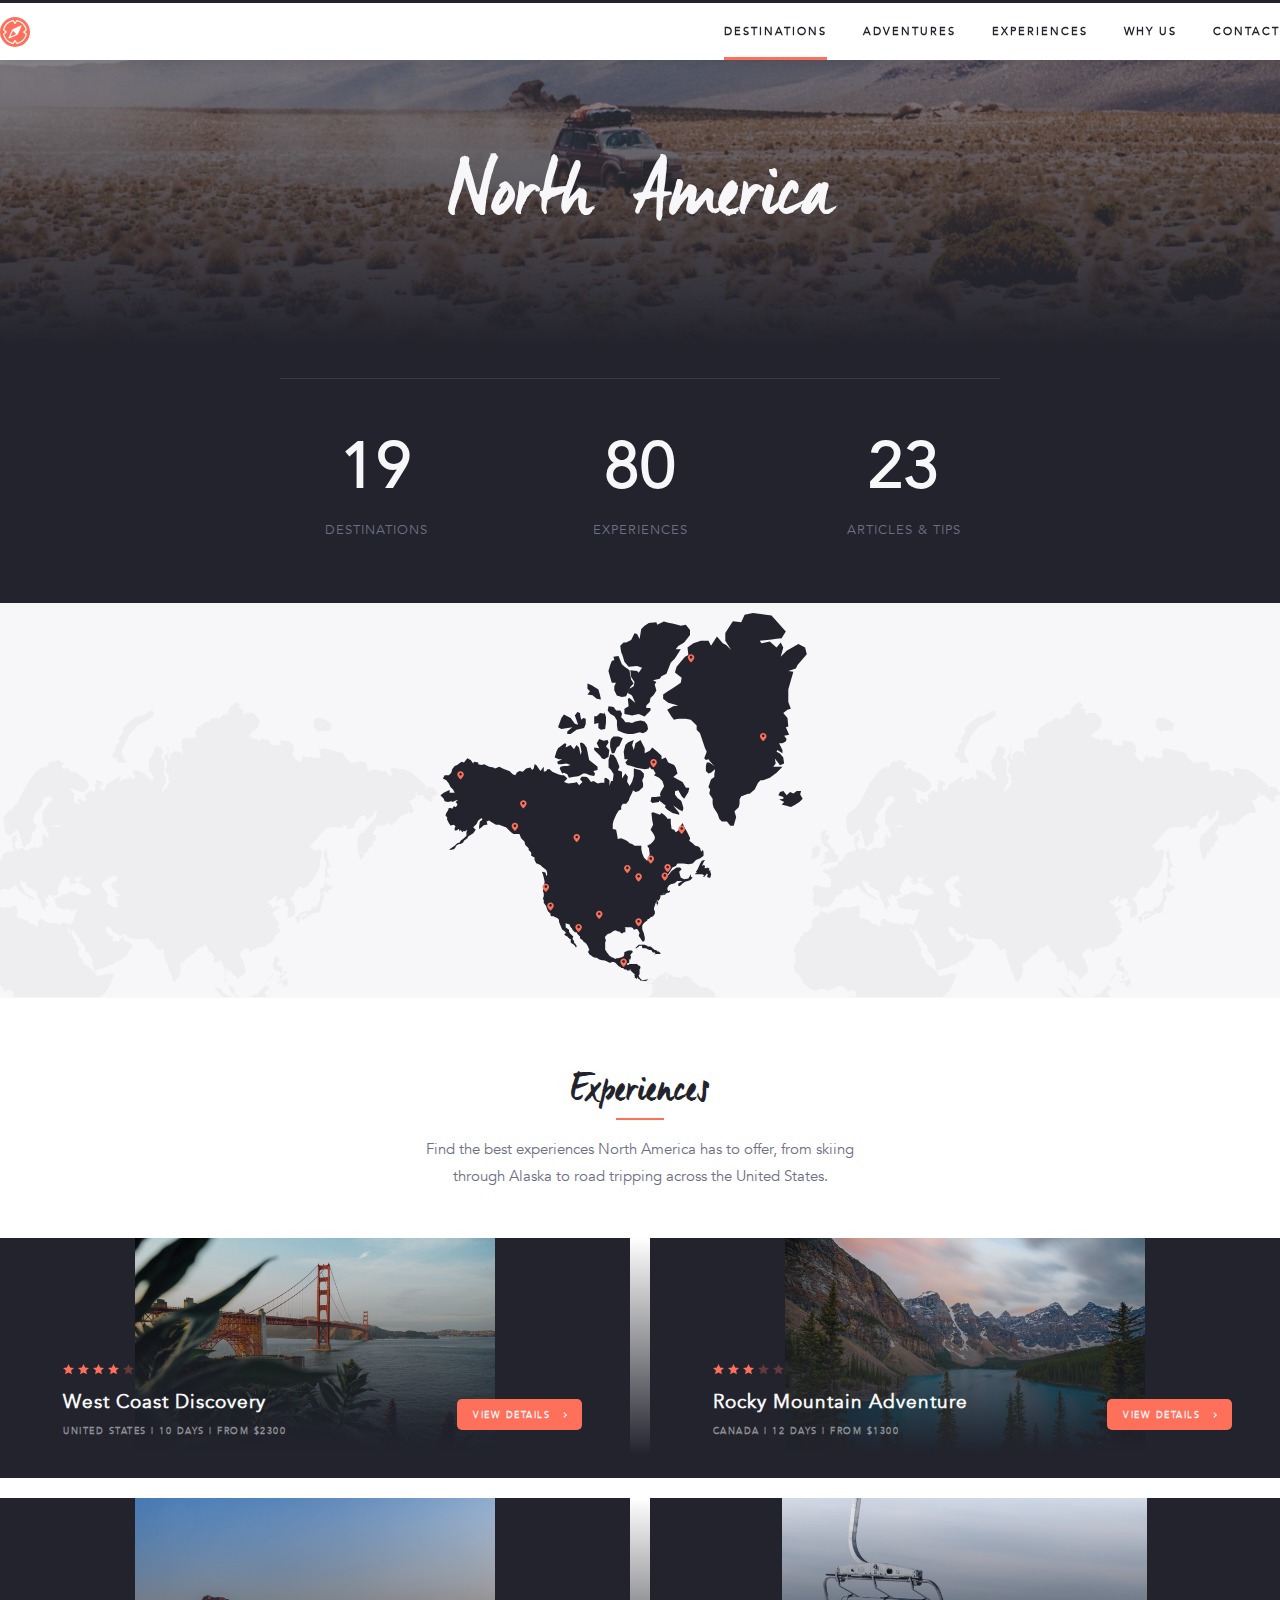
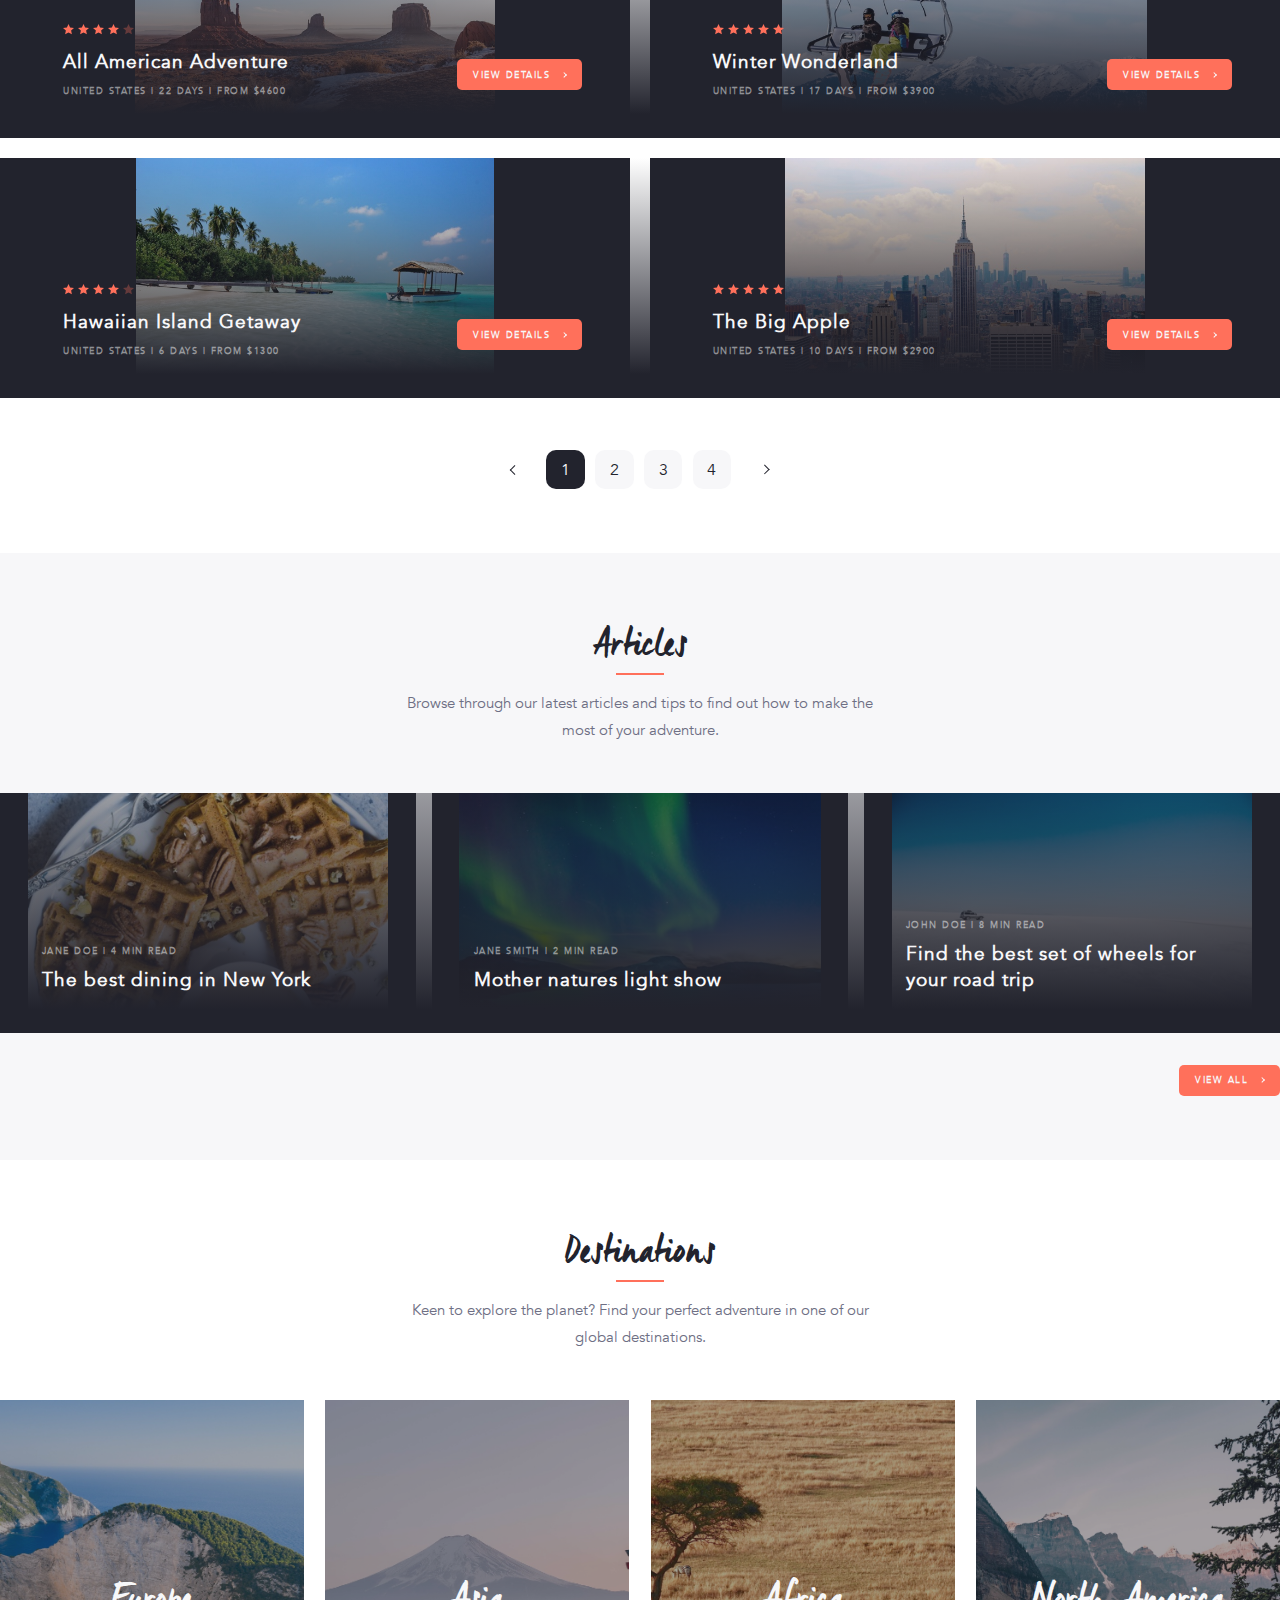
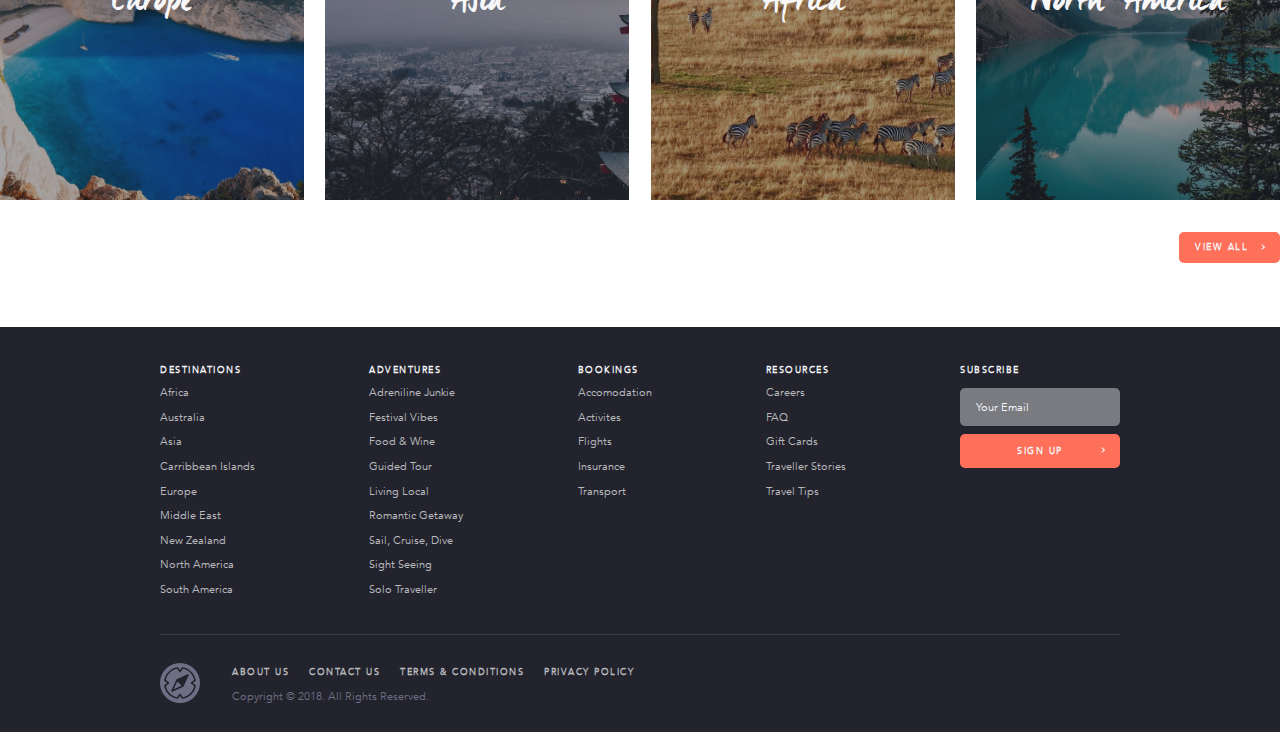
<file: destinations/north-america.html>
<!DOCTYPE html>
<html lang="en">
  <head>
    <meta charset="utf-8">

    <title>North America | WhereToGo Travel</title>

    <link rel="stylesheet" href="../src/css/style.css">
    <link rel="icon" href="../src/images/favicon.ico" type="image/x-icon" />
  </head>

  <body id="single-destination">

    <!--- navigation --->

    <div class="navigation">
      <div class="wide">
        <a href="../index.html" class="left">
          <img src="../src/images/logo.svg" alt="WhereToGo Travel">
        </a>

        <div class="right">
          <a href="../destinations.html" class="current">
            Destinations
          </a>
          <a href="../adventures.html">
            Adventures
          </a>
          <a href="../experiences.html">
            Experiences
          </a>
          <a href="../why-us.html">
            Why Us
          </a>
          <a href="../contact.html">
            Contact
          </a>
        </div>

        <div class="clear"></div>
      </div>
    </div>

    <!--- opening --->

    <div class="opening small">
      <div class="thin float">
        <h1>North America</h1>
      </div>
      <div class="cover">
        <div class="gradient"></div>
        <img src="../src/images/northamerica2.jpg" alt="">
      </div>
    </div>

    <!--- stats --->

    <div class="dark stats">
      <div class="thin">
        <div class="item">
          <div class="no">19</div>
          <p>DESTINATIONS</p>
        </div>

        <div class="item">
          <div class="no">80</div>
          <p>EXPERIENCES</p>
        </div>

        <div class="item">
          <div class="no">23</div>
          <p>ARTICLES & TIPS</p>
        </div>
      </div>
    </div>

    <!--- map --->

    <div class="map light">
      <div class="cover">
        <img src="../src/images/map_northamerica.svg" alt="North America">
      </div>
    </div>

    <!--- experiences --->

    <section>
      <div class="title">
        <h2>Experiences</h2>
        <div class="divide"></div>
        <p>Find the best experiences North America has to offer, from skiing through Alaska to road tripping across the United States.</p>
      </div>
      <div class="wide">
        <div class="rows">
          <div class="item product">
            <div class="details">
              <div class="rating">
                <img src="../src/images/star.svg">
                <img src="../src/images/star.svg">
                <img src="../src/images/star.svg">
                <img src="../src/images/star.svg">
                <img src="../src/images/star.svg" style="opacity: 0.3 !important;">
              </div>
              <h4>West Coast Discovery</h4>
              <h6>United States   |   10 Days   |   From $2300</h6>
            </div>

            <a href="#" class="button">View Details</a>

            <div class="cover">
              <div class="gradient"></div>
              <img src="../src/images/ex1.jpg" alt="West Coast Discovery">
            </div>
          </div>

          <div class="item product">
            <div class="details">
              <div class="rating">
                <img src="../src/images/star.svg">
                <img src="../src/images/star.svg">
                <img src="../src/images/star.svg">
                <img src="../src/images/star.svg" style="opacity: 0.3 !important;">
                <img src="../src/images/star.svg" style="opacity: 0.3 !important;">
              </div>
              <h4>Rocky Mountain Adventure</h4>
              <h6>Canada   |   12 Days   |   From $1300</h6>
            </div>

            <a href="#" class="button">View Details</a>

            <div class="cover">
              <div class="gradient"></div>
              <img src="../src/images/ex2.jpg" alt="Rocky Mountain Adventure">
            </div>
          </div>

          <div class="item product">
            <div class="details">
              <div class="rating">
                <img src="../src/images/star.svg">
                <img src="../src/images/star.svg">
                <img src="../src/images/star.svg">
                <img src="../src/images/star.svg">
                <img src="../src/images/star.svg" style="opacity: 0.3 !important;">
              </div>
              <h4>All American Adventure</h4>
              <h6>United States   |   22 Days   |   From $4600</h6>
            </div>

            <a href="north-america/all-american-adventure.html" class="button">View Details</a>

            <div class="cover">
              <div class="gradient"></div>
              <img src="../src/images/ex3.jpg" alt="All American Adventure">
            </div>
          </div>

          <div class="item product">
            <div class="details">
              <div class="rating">
                <img src="../src/images/star.svg">
                <img src="../src/images/star.svg">
                <img src="../src/images/star.svg">
                <img src="../src/images/star.svg">
                <img src="../src/images/star.svg">
              </div>
              <h4>Winter Wonderland</h4>
              <h6>United States   |   17 Days   |   From $3900</h6>
            </div>

            <a href="#" class="button">View Details</a>

            <div class="cover">
              <div class="gradient"></div>
              <img src="../src/images/ex4.jpg" alt="Winter Wonderland">
            </div>
          </div>

          <div class="item product">
            <div class="details">
              <div class="rating">
                <img src="../src/images/star.svg">
                <img src="../src/images/star.svg">
                <img src="../src/images/star.svg">
                <img src="../src/images/star.svg">
                <img src="../src/images/star.svg" style="opacity: 0.3 !important;">
              </div>
              <h4>Hawaiian Island Getaway</h4>
              <h6>United States   |   6 Days   |   From $1300</h6>
            </div>

            <a href="#" class="button">View Details</a>

            <div class="cover">
              <div class="gradient"></div>
              <img src="../src/images/ex5.jpg" alt="Hawaiian Island Getaway">
            </div>
          </div>

          <div class="item product">
            <div class="details">
              <div class="rating">
                <img src="../src/images/star.svg">
                <img src="../src/images/star.svg">
                <img src="../src/images/star.svg">
                <img src="../src/images/star.svg">
                <img src="../src/images/star.svg">
              </div>
              <h4>The Big Apple</h4>
              <h6>United States   |   10 Days   |   From $2900</h6>
            </div>

            <a href="#" class="button">View Details</a>

            <div class="cover">
              <div class="gradient"></div>
              <img src="../src/images/ex6.jpg" alt="The Big Apple">
            </div>
          </div>
        </div>
        <div class="pagination">
          <div class="page active">1</div>
          <div class="page">2</div>
          <div class="page">3</div>
          <div class="page">4</div>
        </div>
      </div>
    </section>

    <!--- articles --->

    <section class="light">
      <div class="title">
        <h2>Articles</h2>
        <div class="divide"></div>
        <p>Browse through our latest articles and tips to find out how to make the most of your adventure.</p>
      </div>
      <div class="wide">
        <div class="articles">
          <a href="#">
            <div class="item">
              <div class="details">
                <h6>Jane Doe   |   4 min read</h6>
                <h4>The best dining in New York</h4>
              </div>
              <div class="cover">
                <div class="gradient"></div>
                <img src="../src/images/post4.jpg" alt="The best dining in New York">
              </div>
            </div>
          </a>

          <a href="#">
            <div class="item">
              <div class="details">
                <h6>Jane Smith   |   2 min read</h6>
                <h4>Mother natures light show</h4>
              </div>
              <div class="cover">
                <div class="gradient"></div>
                <img src="../src/images/post5.jpg" alt="Mother natures light show">
              </div>
            </div>
          </a>

          <a href="#">
            <div class="item">
              <div class="details">
                <h6>John Doe   |   8 min read</h6>
                <h4>Find the best set of wheels for your road trip</h4>
              </div>
              <div class="cover">
                <div class="gradient"></div>
                <img src="../src/images/post6.jpg" alt="Find the best set of wheels for your road trip">
              </div>
            </div>
          </a>
        </div>

        <a href="#" class="button">View All</a>

        <div class="clear"></div>
      </div>
    </section>

    <!--- destinations --->

    <section>
      <div class="title">
        <h2>Destinations</h2>
        <div class="divide"></div>
        <p>Keen to explore the planet? Find your perfect adventure in one of our global destinations.</p>
      </div>
      <div class="wide">
        <div class="columns">
          <a href="#">
            <div class="item">
              <h3>Europe</h3>
              <div class="cover">
                <img src="../src/images/europe.jpg" alt="Europe">
              </div>
            </div>
          </a>

          <a href="#">
            <div class="item">
              <h3>Asia</h3>
              <div class="cover">
                <img src="../src/images/asia.jpg" alt="Asia">
              </div>
            </div>
          </a>

          <a href="#">
            <div class="item">
              <h3>Africa</h3>
              <div class="cover">
                <img src="../src/images/africa.jpg" alt="Africa">
              </div>
            </div>
          </a>

          <a href="#">
            <div class="item">
              <h3>North America</h3>
              <div class="cover">
                <img src="../src/images/northamerica.jpg" alt="North America">
              </div>
            </div>
          </a>
        </div>

        <a href="#" class="button">View All</a>

        <div class="clear"></div>
      </div>
    </section>

    <!--- footer --->

    <div class="footer dark">
      <div class="wrap">
        <div class="list">
          <ul class="item">
            <h6>Destinations</h6>
            <a href="africa.html">Africa</a>
            <a href="#">Australia</a>
            <a href="asia.html">Asia</a>
            <a href="#">Carribbean Islands</a>
            <a href="europe.html">Europe</a>
            <a href="#">Middle East</a>
            <a href="#">New Zealand</a>
            <a href="north-america.html">North America</a>
            <a href="#">South America</a>
          </ul>

          <ul class="item">
            <h6>Adventures</h6>
            <a href="#">Adreniline Junkie</a>
            <a href="#">Festival Vibes</a>
            <a href="#">Food & Wine</a>
            <a href="#">Guided Tour</a>
            <a href="#">Living Local</a>
            <a href="#">Romantic Getaway</a>
            <a href="#">Sail, Cruise, Dive</a>
            <a href="#">Sight Seeing</a>
            <a href="#">Solo Traveller</a>
          </ul>

          <ul class="item">
            <h6>Bookings</h6>
            <a href="#">Accomodation</a>
            <a href="#">Activites</a>
            <a href="#">Flights</a>
            <a href="#">Insurance</a>
            <a href="#">Transport</a>
          </ul>

          <ul class="item">
            <h6>Resources</h6>
            <a href="#">Careers</a>
            <a href="#">FAQ</a>
            <a href="#">Gift Cards</a>
            <a href="#">Traveller Stories</a>
            <a href="#">Travel Tips</a>
          </ul>

          <div class="item">
            <h6>Subscribe</h6>
            <div class="search">
              <div class="field">
                Your Email
              </div>
            </div>
            <a href="#" class="button">Sign up</a>
          </div>
        </div>
        <div class="bottom">
          <img src="../src/images/logo_footer.svg" alt="WhereToGo Travel">
          <div class="item">
            <h6><a href="../why-us.html">About Us</a></h6>
            <h6><a href="../contact.html">Contact Us</a></h6>
            <h6><a href="#">Terms & Conditions</a></h6>
            <h6><a href="#">Privacy Policy</a></h6>
            <br>
            <p>Copyright © 2018. All Rights Reserved.</p>
          </div>
        </div>
      </div>
    </div>

  </body>
</html>
</file>
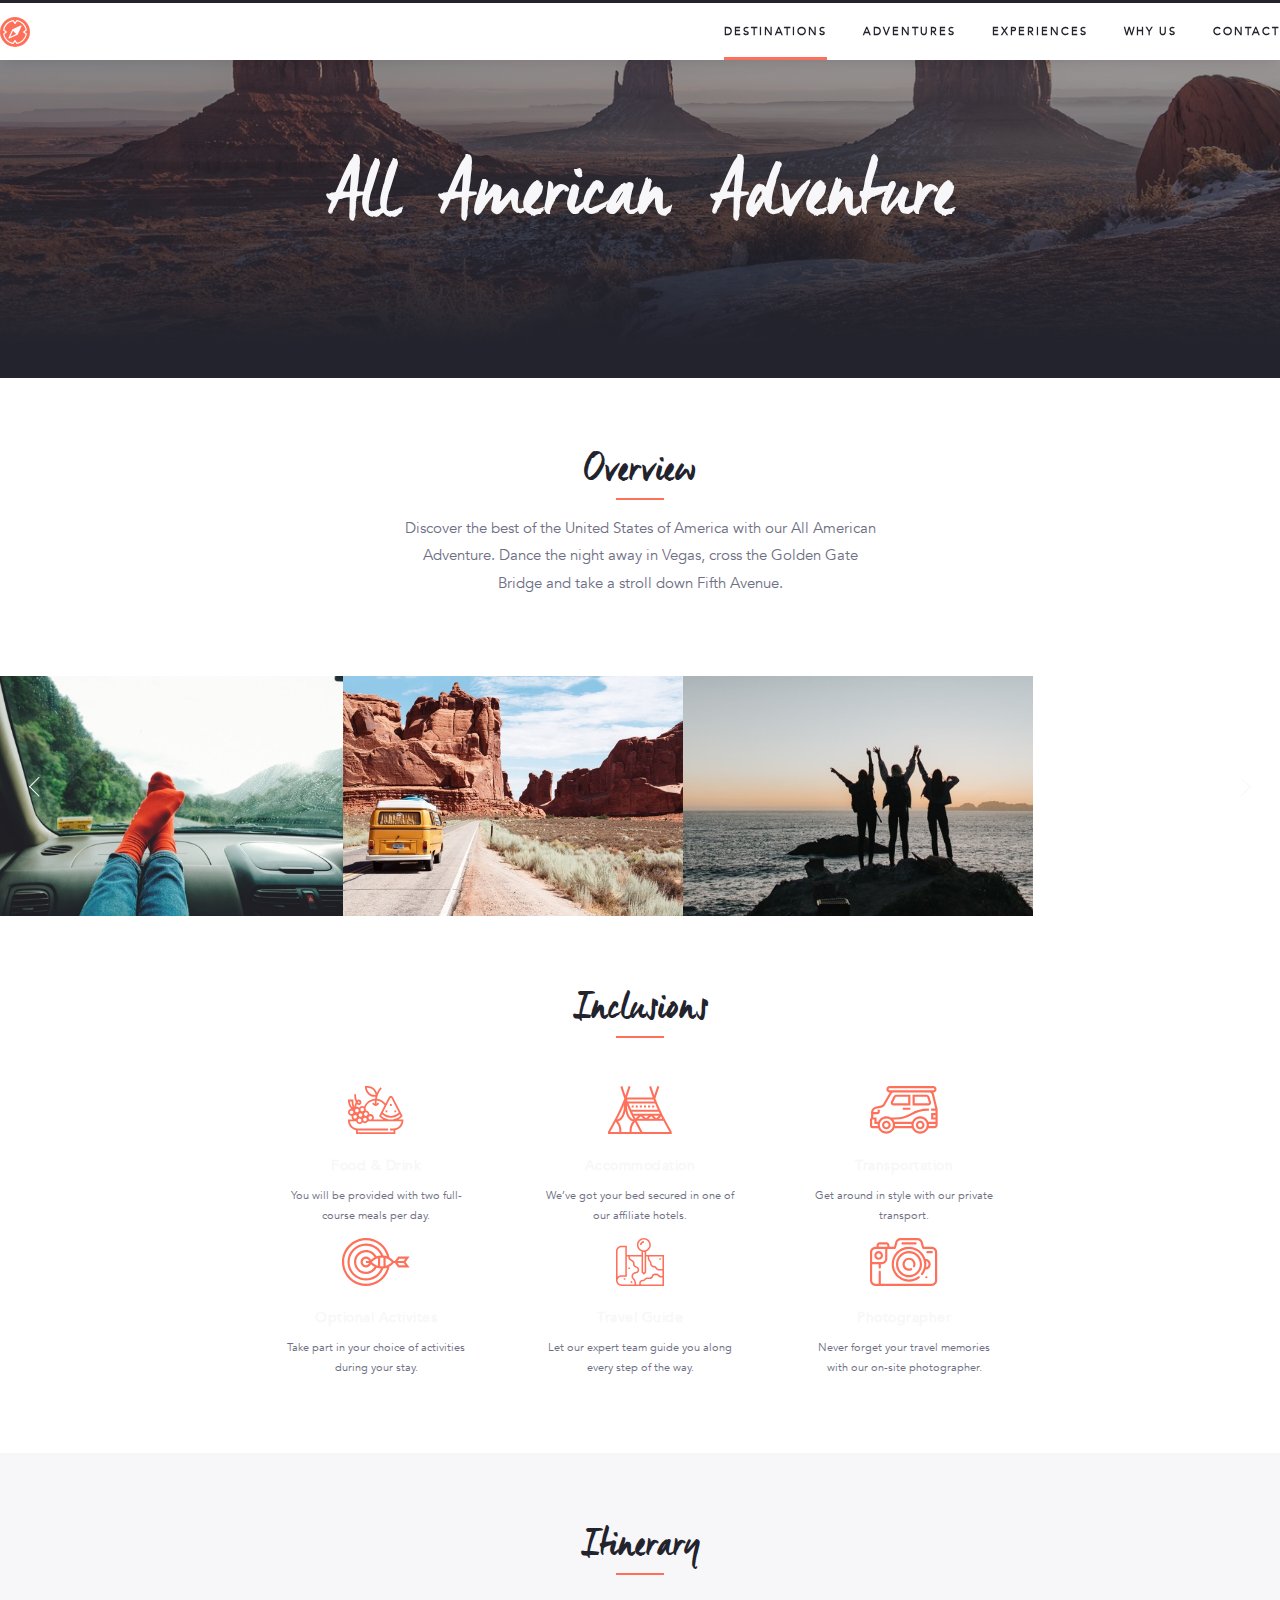
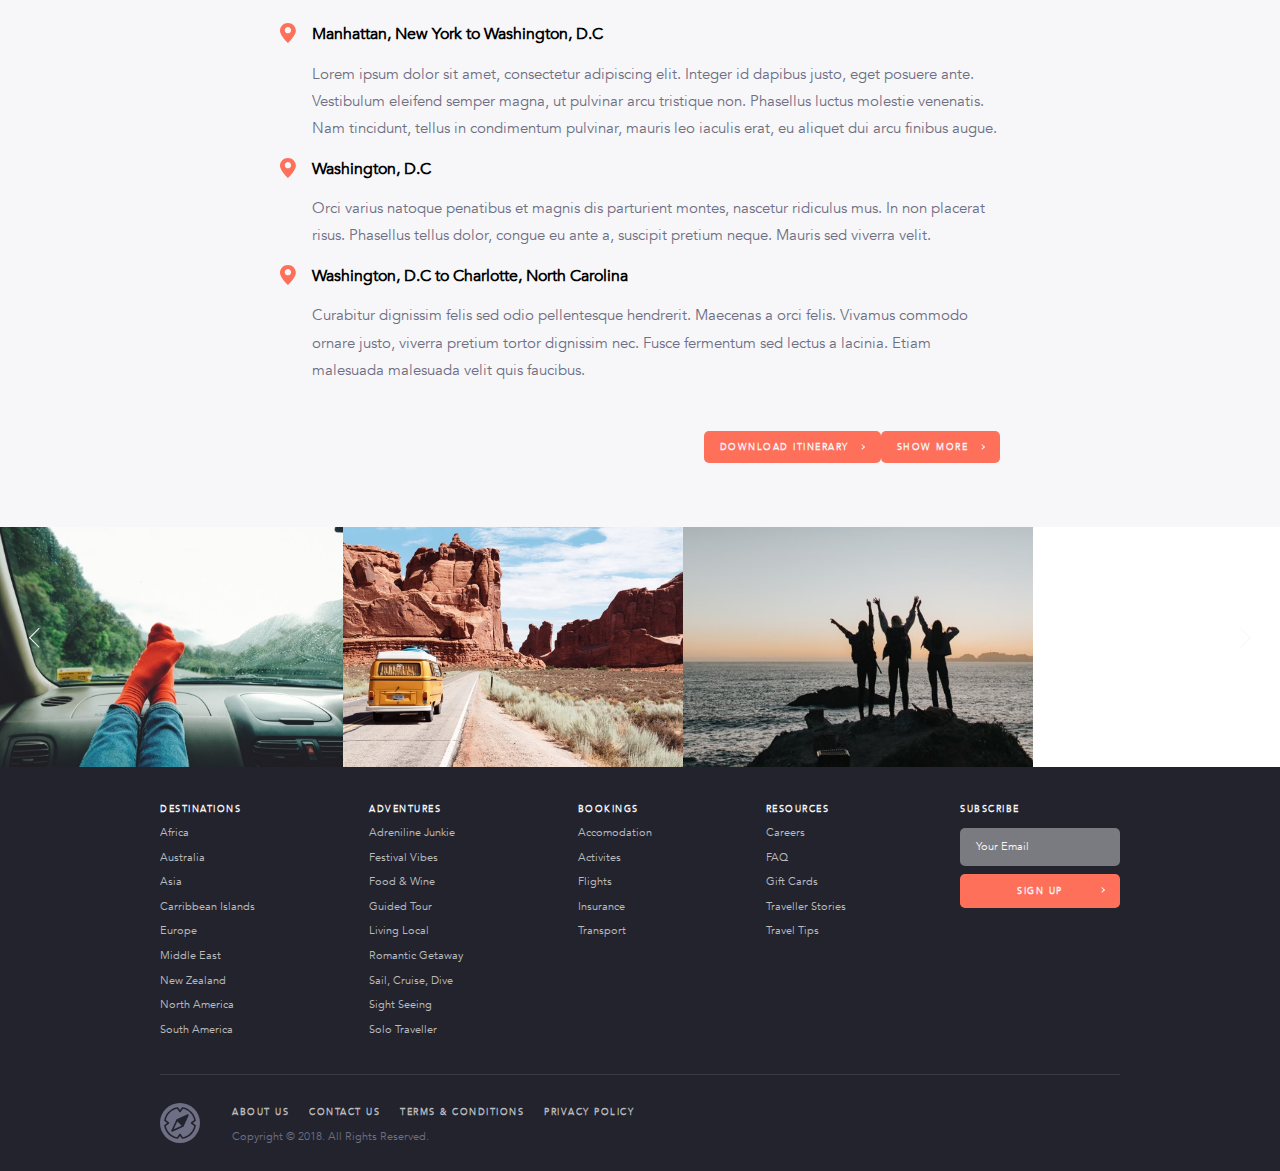
<file: destinations/north-america/all-american-adventure.html>
<!DOCTYPE html>
<html lang="en">
  <head>
    <meta charset="utf-8">

    <title>North America | WhereToGo Travel</title>

    <link rel="stylesheet" href="../../src/css/style.css">
    <link rel="icon" href="../../src/images/favicon.ico" type="image/x-icon" />
  </head>

  <body id="single-destination">

    <!--- navigation --->

    <div class="navigation">
      <div class="wide">
        <a href="../../index.html" class="left">
          <img src="../../src/images/logo.svg" alt="WhereToGo Travel">
        </a>

        <div class="right">
          <a href="../../destinations.html" class="current">
            Destinations
          </a>
          <a href="../../adventures.html">
            Adventures
          </a>
          <a href="../../experiences.html">
            Experiences
          </a>
          <a href="../../why-us.html">
            Why Us
          </a>
          <a href="../../contact.html">
            Contact
          </a>
        </div>

        <div class="clear"></div>
      </div>
    </div>

    <!--- opening --->

    <div class="opening small">
      <div class="thin float">
        <h1>All American Adventure</h1>
      </div>
      <div class="cover">
        <div class="gradient"></div>
        <img src="../../src/images/allamerican.jpg" alt="">
      </div>
    </div>

    <!--- overview --->

    <section class="overview">
      <div class="title">
        <h2>Overview</h2>
        <div class="divide"></div>
        <p>Discover the best of the United States of America with our All American Adventure. Dance the night away in Vegas, cross the Golden Gate Bridge and take a stroll down Fifth Avenue.</p>
      </div>
    </section>

    <!--- gallery --->

    <div class="gallery">
      <div class="third cover">
        <img src="../../src/images/slide1.jpg" alt="">
      </div>
      <div class="third cover">
        <img src="../../src/images/slide2.jpg" alt="">
      </div>
      <div class="third cover">
        <img src="../../src/images/slide3.jpg" alt="">
      </div>
    </div>

    <!--- our promise --->

    <section class="icons">
      <div class="title">
        <h2>Inclusions</h2>
        <div class="divide"></div>
      </div>
      <div class="thin">
        <div class="item">
          <img src="../../src/images/food2.svg" alt="Food & Drink">
          <h5>Food & Drink</h5>
          <p>You will be provided with two full-course meals per day.</p>
        </div>

        <div class="item">
          <img src="../../src/images/accommodation.svg" alt="Accommodation">
          <h5>Accommodation</h5>
          <p>We’ve got your bed secured in one of our affiliate hotels.</p>
        </div>

        <div class="item">
          <img src="../../src/images/transport.svg" alt="Transportation">
          <h5>Transportation</h5>
          <p>Get around in style with our private transport.</p>
        </div>

        <div class="item">
          <img src="../../src/images/activites.svg" alt="Optional Activites">
          <h5>Optional Activites</h5>
          <p>Take part in your choice of activities during your stay.</p>
        </div>

        <div class="item">
          <img src="../../src/images/guide.svg" alt="Travel Guide">
          <h5>Travel Guide</h5>
          <p>Let our expert team guide you along every step of the way.</p>
        </div>

        <div class="item">
          <img src="../../src/images/photo.svg" alt="Photographer">
          <h5>Photographer</h5>
          <p>Never forget your travel memories with our on-site photographer.</p>
        </div>
      </div>
    </section>

    <!--- itinerary --->

    <section class="light">
      <div class="title">
        <h2>Itinerary</h2>
        <div class="divide"></div>
      </div>
      <div class="thin">
        <ul class="itinerary">
          <li>
            <strong>Manhattan, New York to Washington, D.C</strong>
            <p>Lorem ipsum dolor sit amet, consectetur adipiscing elit. Integer id dapibus justo, eget posuere ante. Vestibulum eleifend semper magna, ut pulvinar arcu tristique non. Phasellus luctus molestie venenatis. Nam tincidunt, tellus in condimentum pulvinar, mauris leo iaculis erat, eu aliquet dui arcu finibus augue.</p>
          </li>
          <li>
            <strong>Washington, D.C</strong>
            <p>Orci varius natoque penatibus et magnis dis parturient montes, nascetur ridiculus mus. In non placerat risus. Phasellus tellus dolor, congue eu ante a, suscipit pretium neque. Mauris sed viverra velit.</p>
          </li>
          <li>
            <strong>Washington, D.C to Charlotte, North Carolina</strong>
            <p>Curabitur dignissim felis sed odio pellentesque hendrerit. Maecenas a orci felis. Vivamus commodo ornare justo, viverra pretium tortor dignissim nec. Fusce fermentum sed lectus a lacinia. Etiam malesuada malesuada velit quis faucibus. </p>
          </li>
        </ul>

        <a href="#" class="button">Show more</a> <a href="#" class="button">Download itinerary</a>

        <div class="clear"></div>
      </div>
    </section>

    <div class="gallery">
      <div class="third cover">
        <img src="../../src/images/slide1.jpg" alt="">
      </div>
      <div class="third cover">
        <img src="../../src/images/slide2.jpg" alt="">
      </div>
      <div class="third cover">
        <img src="../../src/images/slide3.jpg" alt="">
      </div>
    </div>

    <!--- footer --->

    <div class="footer dark">
      <div class="wrap">
        <div class="list">
          <ul class="item">
            <h6>Destinations</h6>
            <a href="africa.html">Africa</a>
            <a href="#">Australia</a>
            <a href="asia.html">Asia</a>
            <a href="#">Carribbean Islands</a>
            <a href="europe.html">Europe</a>
            <a href="#">Middle East</a>
            <a href="#">New Zealand</a>
            <a href="north-america.html">North America</a>
            <a href="#">South America</a>
          </ul>

          <ul class="item">
            <h6>Adventures</h6>
            <a href="#">Adreniline Junkie</a>
            <a href="#">Festival Vibes</a>
            <a href="#">Food & Wine</a>
            <a href="#">Guided Tour</a>
            <a href="#">Living Local</a>
            <a href="#">Romantic Getaway</a>
            <a href="#">Sail, Cruise, Dive</a>
            <a href="#">Sight Seeing</a>
            <a href="#">Solo Traveller</a>
          </ul>

          <ul class="item">
            <h6>Bookings</h6>
            <a href="#">Accomodation</a>
            <a href="#">Activites</a>
            <a href="#">Flights</a>
            <a href="#">Insurance</a>
            <a href="#">Transport</a>
          </ul>

          <ul class="item">
            <h6>Resources</h6>
            <a href="#">Careers</a>
            <a href="#">FAQ</a>
            <a href="#">Gift Cards</a>
            <a href="#">Traveller Stories</a>
            <a href="#">Travel Tips</a>
          </ul>

          <div class="item">
            <h6>Subscribe</h6>
            <div class="search">
              <div class="field">
                Your Email
              </div>
            </div>
            <a href="#" class="button">Sign up</a>
          </div>
        </div>
        <div class="bottom">
          <img src="../../src/images/logo_footer.svg" alt="WhereToGo Travel">
          <div class="item">
            <h6><a href="../../why-us.html">About Us</a></h6>
            <h6><a href="../../contact.html">Contact Us</a></h6>
            <h6><a href="#">Terms & Conditions</a></h6>
            <h6><a href="#">Privacy Policy</a></h6>
            <br>
            <p>Copyright © 2018. All Rights Reserved.</p>
          </div>
        </div>
      </div>
    </div>

  </body>
</html>
</file>
<file: src/css/style.css>
/*
Website: WhereToGo Travel
Author: Samantha Scott
Organisation: Queensland University of Technology
*/

/* --- basic --- */

html,
body {
  margin: 1.8rem 0 0 0;
  font-family: Avenir;
  -webkit-font-smoothing: antialiased;
}

.clear {
  clear: both;
}

/* --- colours --- */

:root {
  --primary: #ff705b;
  --secondary: #22232d;
  --tertiary: #6e6f84;
  --light: #f7f7f9;
}

.dark {
  background: var(--secondary);
}

.light {
  background: var(--light);
}

/* --- typography --- */

@font-face {
  font-family: Avenir;
  src: url(../fonts/Avenir.ttc);
}

@font-face {
  font-family: Manus;
  src: url(../../src/fonts/Manus.ttf);
}

h1,
h2,
h3,
h4,
h5,
h6 {
  margin: 0;
}

h1,
h2,
h3 {
  font-family: Manus;
  font-weight: 100;
}

h1 {
  margin-bottom: 3rem;
  font-size: 5rem;
  line-height: 4rem;
  color: var(--light);
}

h2 {
  font-size: 2.5rem;
  line-height: 3.5rem;
  color: var(--secondary);
}

.dark h2 {
  color: var(--light);
}

h3 {
  font-size: 2.5rem;
  line-height: 3.5rem;
  color: var(--light);
}

h4,
h5,
h6,
p,
a {
  font-family: Avenir;
}

h4 {
  color: var(--light);
  font-size: 1.2rem;
  letter-spacing: 1px;
  margin: 0.5rem 0;
}

h5 {
  color: var(--light);
  font-size: 0.9rem;
  letter-spacing: 0.5px;
}

h6 {
  margin: 0.6rem 0;
  border-radius: 5px;
  font-size: 0.55rem;
  font-weight: bolder;
  letter-spacing: 1.5px;
  text-transform: uppercase;
  color: rgba(255, 255, 255, 0.5);
}

p {
  font-size: 0.95rem;
  line-height: 180%;
  font-weight: 100;
  color: var(--tertiary);
}

a {
  text-decoration: none;
}

.title {
  max-width: 30rem;
  margin: 0 auto 3rem;
  text-align: center;
}

.overview .title {
  margin: 0 auto;
}

.divide {
  height: 2px;
  width: 3rem;
  background: var(--primary);
  margin: auto;
}

/* --- layout --- */

.left {
  float: left;
}

.right {
  float: right;
}

.wide {
  max-width: 80rem;
  margin: auto;
}

.thin {
  max-width: 45rem;
  margin: auto;
}

.float {
  width: 100%;
  position: absolute;
  text-align: center;
  z-index: 99;
}

section {
  padding: 4rem 0;
}

.columns,
.rows,
.squares,
.articles {
  display: flex;
  flex-wrap: wrap;
  justify-content: space-between;
}

.columns .item,
.rows .item,
.squares .item,
.articles .item {
  background: var(--secondary);
  display: flex;
  justify-content: center;
  align-items: center;
}

.columns .item img,
.rows .item img,
.squares .item img,
.articles .item img {
  opacity: 0.7;
  transition: all 0.5s ease;
}

.columns .item:hover img,
.rows .item:hover img,
.squares .item:hover img,
.articles .item:hover img {
  opacity: 0.2;
}

.item .details {
  width: 80%;
  bottom: 2rem;
  position: absolute;
  z-index: 99;
}

/* --- columns --- */

.columns .item,
.columns .item .cover {
  height: 25rem;
}

.columns .item {
  width: 19rem;
}

.columns .item:hover img {
  opacity: 0.2;
}

.columns .item h3 {
  position: absolute;
  z-index: 99;
}

/* --- rows --- */

.rows .item,
.rows .item .cover {
  height: 15rem;
}

.rows .item {
  width: 39.4rem;
  margin-bottom: 1.25rem;
  position: relative;
}

.rows .product .gradient {
  background: linear-gradient(transparent 0, var(--secondary) 90%);
}

.rows .product img {
  opacity: 1 !important;
}

.rows .item:hover img {
  opacity: 0.2;
}

.rows .product .button {
  position: absolute;
  right: 3rem;
  bottom: 3rem;
  z-index: 99;
}

.rows .item h3 {
  position: absolute;
  z-index: 99;
}

/* --- sqaures --- */

.squares .item,
.squares .item .cover {
  height: 25rem;
}

.squares .item {
  width: 25rem;
  margin-bottom: 2rem;
}

.squares .item:hover img {
  opacity: 0.2;
}

.squares .item h3 {
  position: absolute;
  z-index: 99;
}

/* --- articles --- */

.articles .item,
.articles .item .cover {
  height: 15rem;
}

.articles .item {
  width: 26rem;
}

.articles .item img {
  opacity: 1;
}

.pagination {
  max-width: 12.1rem;
  margin: 2rem auto 0;
  padding: 0 2rem;
  position: relative;
}

.pagination:before,
.pagination:after {
  content: '';
  height: 0.4rem;
  width: 0.4rem;
  top: 0.95rem;
  border-top: 1px solid var(--secondary);
  border-right: 1px solid var(--secondary);
  display: block;
  position: absolute;
}

.pagination:before {
  transform: rotate(45deg);
  right: 0;
}

.pagination:after {
  transform: rotate(-135deg);
  left: 0;
}

.pagination .page {
  display: inline-block;
  margin: 0 0.2rem;
  width: 1rem;
  height: 1rem;
  border-radius: 10px;
  padding: 0.7rem;
  background: var(--light);
  font-weight: 400;
  color: var(--secondary);
  line-height: 1;
  text-align: center;
}

.pagination .page.active {
  color: var(--light);
  background: var(--secondary);
}

/* --- button --- */

.button {
  background: var(--primary);
  padding: 0.6rem 2rem 0.6rem 1rem;
  border-radius: 5px;
  font-size: 0.55rem;
  font-weight: bolder;
  letter-spacing: 1.5px;
  text-transform: uppercase;
  color: var(--light);
  margin-top: 2rem;
  float: right;
  position: relative;
  transition: all 0.5s ease;
}

.button:after {
  content: '';
  height: 0.2rem;
  width: 0.2rem;
  transform: rotate(45deg);
  right: 1rem;
  top: 0.86rem;
  border-top: 1px solid var(--light);
  border-right: 1px solid var(--light);
  display: block;
  position: absolute;
}

/* --- images --- */

.cover img {
  height: 100%;
  width: 100%;
  object-fit: cover;
}

.cover .gradient {
  width: 100%;
  height: 100%;
  position: absolute;
  background: linear-gradient(transparent -70%, var(--secondary) 90%);
  z-index: 98;
}

/* --- navigation --- */

.navigation {
  position: fixed;
  top: 0;
  width: 100%;
  border-top: 3px solid var(--secondary);
  box-shadow: 0 0 1rem rgba(0, 0, 0, 0.2);
  z-index: 99999;
  background: white;
}

.navigation .left {
  padding-top: 0.85rem;
}

.navigation .right a {
  display: inline-block;
  padding: 1.3rem 0;
  margin-left: 2rem;
  color: var(--secondary);
  font-size: 0.7rem;
  font-weight: bold;
  letter-spacing: 2px;
  text-transform: uppercase;
  position: relative;
}

.navigation .right a:hover:after,
.navigation .right a.current:after {
  content: '';
  animation: 0.8s animation;
  height: 3px;
  width: 100%;
  background: var(--primary);
  display: block;
  position: absolute;
  bottom: 0;
}

@keyframes animation {
  from {
    opacity: 0;
  }
  to {
    opacity: 1;
  }
}

/* --- opening --- */

.opening.small,
.opening.small .cover .gradient,
.opening.small .cover {
  height: 20rem;
}

.opening,
.opening .cover .gradient,
.opening .cover {
  height: 30rem;
  width: 100%;
}

.opening {
  background: var(--secondary);
  position: relative;
  display: flex;
  justify-content: center;
  align-items: center;
  overflow: hidden;
}

.opening img {
  width: 100vw;
}

/* --- search --- */

.search {
  display: flex;
  justify-content: space-between;
}

.search .field {
  width: 8rem;
  font-family: Avenir;
  font-weight: lighter !important;
  font-size: 0.7rem;
  text-align: left;
  color: var(--light);
  background: rgba(255, 255, 255, 0.4);
  padding: 0.7rem 1rem;
  border-radius: 5px;
  position: relative;
}

.search.basic .field {
  background: var(--light);
  color: var(--tertiary);
}

.search .field:after {
  content: '';
  height: 0.25rem;
  width: 0.25rem;
  transform: rotate(135deg);
  right: 1rem;
  top: 0.95rem;
  border-top: 1px solid var(--light);
  border-right: 1px solid var(--light);
  display: block;
  position: absolute;
}

.search.basic .field:after {
  border-top: 1px solid var(--tertiary);
  border-right: 1px solid var(--tertiary);
}

.search .field.submit {
  width: 2.5rem;
  padding: 0.5rem 0;
  background: var(--primary);
  text-align: center;
}

.search .field.submit img {
  width: 0.7rem;
  margin-top: 0.3rem;
}

.search .field.submit:after {
  display: none;
}

/* --- icons / stats --- */

.icons .thin,
.stats .thin {
  display: flex;
  justify-content: space-between;
  flex-wrap: wrap;
}

.icons .item,
.stats .item {
  width: 12rem;
  text-align: center;
}

#home .icons .thin,
.stats .thin {
  border-top: 1px solid rgba(110, 111, 132, 0.3);
  padding: 3rem 0;
}

#why-us .icons .item {
  margin-bottom: 2rem;
}

.icons .item img {
  height: 3rem;
  padding-bottom: 1rem;
}

.icons .item p {
  color: var(--tertiary);
  font-size: 0.7rem;
  font-weight: 100;
}

.stats .no {
  font-family: Avenir;
  font-size: 4rem;
  font-weight: 700;
  color: var(--light);
  line-height: 5rem;
}

.stats .item p {
  font-size: 0.8rem;
  letter-spacing: 1px;
}

/* --- columns --- */

.columns {
  display: flex;
  flex-wrap: wrap;
  justify-content: space-between;
}

.columns .item,
.columns .item .cover {
  height: 25rem;
}

.columns .item {
  width: 19rem;
  background: var(--secondary);
  display: flex;
  justify-content: center;
  align-items: center;
}

.columns .item img {
  opacity: 0.6;
  transition: all 0.5s ease;
}

.columns .item:hover img {
  opacity: 0.2;
}

.columns .item h3 {
  position: absolute;
  z-index: 99;
}

/* --- rows --- */

.rows {
  display: flex;
  flex-wrap: wrap;
  justify-content: space-between;
}

.rows .item,
.rows .item .cover {
  height: 15rem;
}

.rows .item {
  width: 39.4rem;
  margin-bottom: 1.25rem;
  background: var(--secondary);
  display: flex;
  justify-content: center;
  align-items: center;
}

.rows .item img {
  opacity: 0.6;
  transition: all 0.5s ease;
}

.rows .item:hover img {
  opacity: 0.2;
}

.rows .item h3 {
  position: absolute;
  z-index: 99;
}

/* --- why us --- */

.video img {
  width: 100%;
}

/* --- testimonial --- */

.testimonial,
.testimonial .cover {
  height: 20rem;
  width: 100%;
}

.testimonial {
  background: var(--secondary);
  margin-top: 4rem;
  position: relative;
  display: flex;
  justify-content: center;
  align-items: center;
}

.testimonial img.quote {
  position: absolute;
  top: -1rem;
  z-index: 9;
}

.testimonial .cover img {
  opacity: 0.3;
  width: 100vw;
}

.testimonial h3 {
  font-size: 1.8rem;
}

.testimonial .float {
  padding-top: 2.5rem;
}

.testimonial .divide {
  margin: 1.5rem auto 0.5rem;
}

/* --- articles --- */

.articles {
  display: flex;
  flex-wrap: wrap;
  justify-content: space-between;
}

.articles .item,
.articles .item .cover {
  height: 15rem;
}

.articles .item {
  position: relative;
  width: 26rem;
  background: var(--secondary);
  display: flex;
  justify-content: center;
  align-items: center;
}

.articles .item img {
  transition: all 0.5s ease;
}

.articles .item:hover img {
  opacity: 0.2;
}

.articles .item .details {
  width: 80%;
  bottom: 2rem;
  position: absolute;
  z-index: 99;
}

/* --- map --- */

.map img {
  margin-bottom: -5px;
  padding-top: 10px;
}

/* --- gallery --- */

.gallery {
  display: flex;
  position: relative;
}

.gallery .third {
  height: 15rem;
  display: inline-block;
}

.gallery:before,
.gallery:after {
  content: '';
  height: 0.8rem;
  width: 0.8rem;
  top: 6.5rem;
  border-top: 1.5px solid var(--light);
  border-right: 1.5px solid var(--light);
  display: block;
  position: absolute;
}

.gallery:before {
  left: 2rem;
  transform: rotate(-135deg);
}

.gallery:after {
  right: 2rem;
  transform: rotate(45deg);
}

/* --- itinerary --- */

ul.itinerary {
  list-style: none;
  padding: 0;
  margin: 0;
}

ul.itinerary li {
  padding-left: 2rem;
  position: relative;
}

ul.itinerary li:before {
  content: '';
  background: url('../images/marker.svg') no-repeat;
  background-size: contain;
  display: block;
  height: 2rem;
  width: 1rem;
  position: absolute;
  left: 0;
}

/* --- footer --- */

.footer .wrap {
  max-width: 60rem;
  padding: 0 2rem;
  margin: auto;
}

.footer .list {
  margin: auto;
  font-size: 0.7rem;
  padding: 2rem 0;
  display: flex;
  justify-content: space-between;
}

.footer .item {
  width: auto;
  margin: 0;
  padding: 0;
}

.footer .item h6,
.footer .item a {
  padding: 0.3rem 0;
  margin: 0;
}

.footer .item h6 {
  color: var(--light);
}

.footer .item a {
  display: block;
  color: rgba(255, 255, 255, 0.7);
}

.footer .item .search {
  display: block;
  margin-top: 0.5rem;
}

.footer .item .search .field:after {
  display: none;
}

.footer .item a.button {
  width: 100%;
  padding: 0.7rem 0;
  margin-top: 0.5rem;
  font-size: 0.55rem;
  text-align: center;
  color: var(--light);
}

.footer .item a.button:after {
  top: 0.9rem;
}

.footer .bottom {
  padding: 1.5rem 0;
  border-top: 1px solid rgba(110, 111, 132, 0.3);
  display: flex;
  align-items: center;
}

.footer .bottom h6 {
  display: inline-block;
  margin-right: 1rem;
  margin-top: -0.5rem;
}

.footer .bottom p {
  font-size: 0.7rem;
  margin: 0;
}

.footer .bottom .item {
  margin-left: 2rem;
}
</file>
